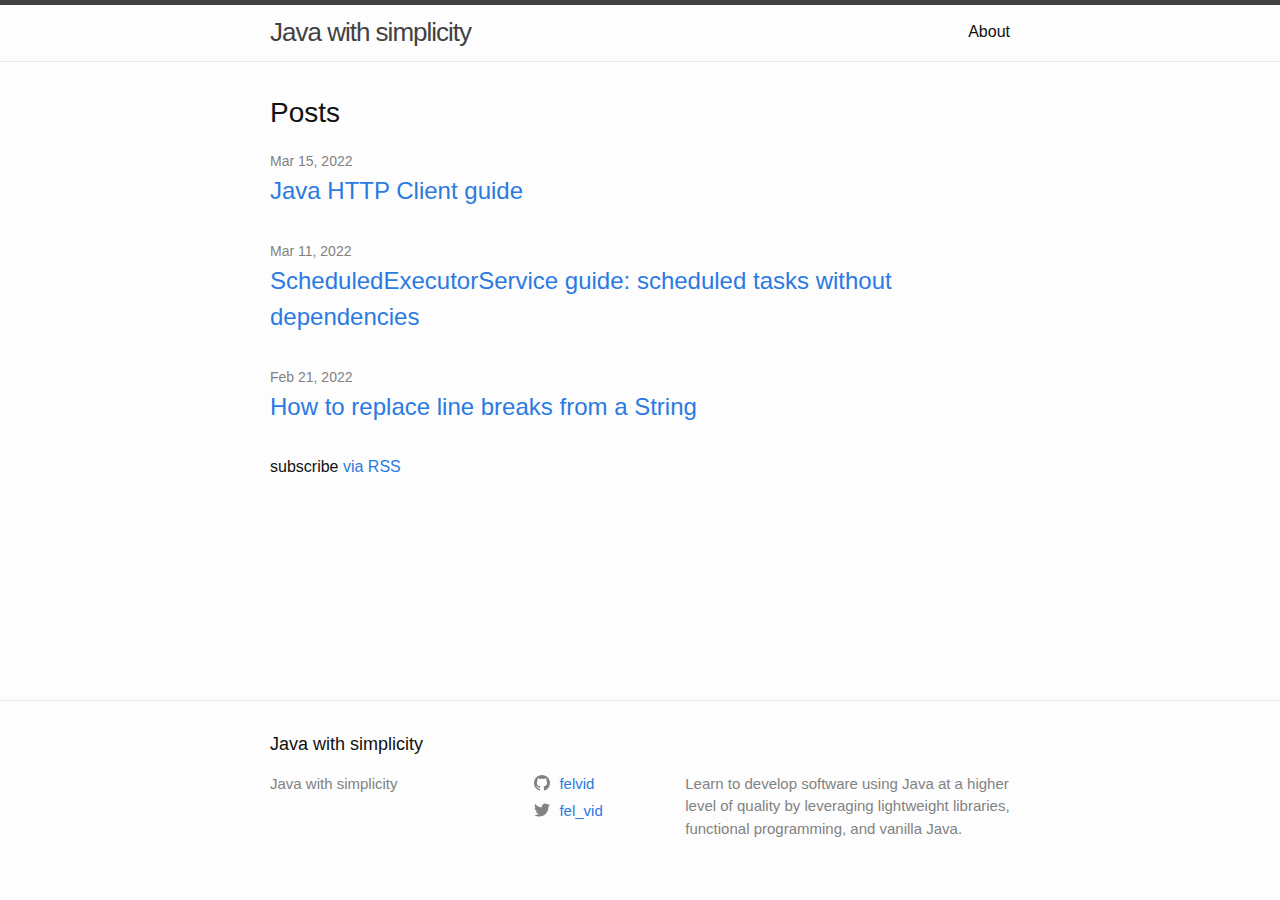
<file: index.html>
<!DOCTYPE html>
<html lang="en"><head>
  <meta charset="utf-8">
  <meta http-equiv="X-UA-Compatible" content="IE=edge">
  <meta name="viewport" content="width=device-width, initial-scale=1"><!-- Begin Jekyll SEO tag v2.8.0 -->
<title>Java with simplicity | Learn to develop software using Java at a higher level of quality by leveraging lightweight libraries, functional programming, and vanilla Java.</title>
<meta name="generator" content="Jekyll v4.2.1" />
<meta property="og:title" content="Java with simplicity" />
<meta property="og:locale" content="en_US" />
<meta name="description" content="Learn to develop software using Java at a higher level of quality by leveraging lightweight libraries, functional programming, and vanilla Java." />
<meta property="og:description" content="Learn to develop software using Java at a higher level of quality by leveraging lightweight libraries, functional programming, and vanilla Java." />
<link rel="canonical" href="https://javawithsimplicity.github.io/" />
<meta property="og:url" content="https://javawithsimplicity.github.io/" />
<meta property="og:site_name" content="Java with simplicity" />
<meta property="og:type" content="website" />
<meta name="twitter:card" content="summary" />
<meta property="twitter:title" content="Java with simplicity" />
<script type="application/ld+json">
{"@context":"https://schema.org","@type":"WebSite","description":"Learn to develop software using Java at a higher level of quality by leveraging lightweight libraries, functional programming, and vanilla Java.","headline":"Java with simplicity","name":"Java with simplicity","url":"https://javawithsimplicity.github.io/"}</script>
<!-- End Jekyll SEO tag -->
<link rel="stylesheet" href="/assets/main.css"><link type="application/atom+xml" rel="alternate" href="https://javawithsimplicity.github.io/feed.xml" title="Java with simplicity" /></head>
<body><header class="site-header" role="banner">

  <div class="wrapper"><a class="site-title" rel="author" href="/">Java with simplicity</a><nav class="site-nav">
        <input type="checkbox" id="nav-trigger" class="nav-trigger" />
        <label for="nav-trigger">
          <span class="menu-icon">
            <svg viewBox="0 0 18 15" width="18px" height="15px">
              <path d="M18,1.484c0,0.82-0.665,1.484-1.484,1.484H1.484C0.665,2.969,0,2.304,0,1.484l0,0C0,0.665,0.665,0,1.484,0 h15.032C17.335,0,18,0.665,18,1.484L18,1.484z M18,7.516C18,8.335,17.335,9,16.516,9H1.484C0.665,9,0,8.335,0,7.516l0,0 c0-0.82,0.665-1.484,1.484-1.484h15.032C17.335,6.031,18,6.696,18,7.516L18,7.516z M18,13.516C18,14.335,17.335,15,16.516,15H1.484 C0.665,15,0,14.335,0,13.516l0,0c0-0.82,0.665-1.483,1.484-1.483h15.032C17.335,12.031,18,12.695,18,13.516L18,13.516z"/>
            </svg>
          </span>
        </label>

        <div class="trigger"><a class="page-link" href="/about/">About</a></div>
      </nav></div>
</header>
<main class="page-content" aria-label="Content">
      <div class="wrapper">
        <div class="home">
<h2 class="post-list-heading">Posts</h2>
    <ul class="post-list"><li><span class="post-meta">Mar 15, 2022</span>
        <h3>
          <a class="post-link" href="/java-http-client-guide">
            Java HTTP Client guide
          </a>
        </h3></li><li><span class="post-meta">Mar 11, 2022</span>
        <h3>
          <a class="post-link" href="/scheduledexecutorservice-guide">
            ScheduledExecutorService guide: scheduled tasks without dependencies
          </a>
        </h3></li><li><span class="post-meta">Feb 21, 2022</span>
        <h3>
          <a class="post-link" href="/how-to-replace-line-breaks-from-a-string">
            How to replace line breaks from a String
          </a>
        </h3></li></ul>

    <p class="rss-subscribe">subscribe <a href="/feed.xml">via RSS</a></p></div>

      </div>
    </main><footer class="site-footer h-card">
  <data class="u-url" href="/"></data>

  <div class="wrapper">

    <h2 class="footer-heading">Java with simplicity</h2>

    <div class="footer-col-wrapper">
      <div class="footer-col footer-col-1">
        <ul class="contact-list">
          <li class="p-name">Java with simplicity</li></ul>
      </div>

      <div class="footer-col footer-col-2"><ul class="social-media-list"><li><a href="https://github.com/felvid"><svg class="svg-icon"><use xlink:href="/assets/minima-social-icons.svg#github"></use></svg> <span class="username">felvid</span></a></li><li><a href="https://www.twitter.com/fel_vid"><svg class="svg-icon"><use xlink:href="/assets/minima-social-icons.svg#twitter"></use></svg> <span class="username">fel_vid</span></a></li></ul>
</div>

      <div class="footer-col footer-col-3">
        <p>Learn to develop software using Java at a higher level of quality by leveraging lightweight libraries, functional programming, and vanilla Java.</p>
      </div>
    </div>

  </div>

</footer>
</body>

</html>
</file>
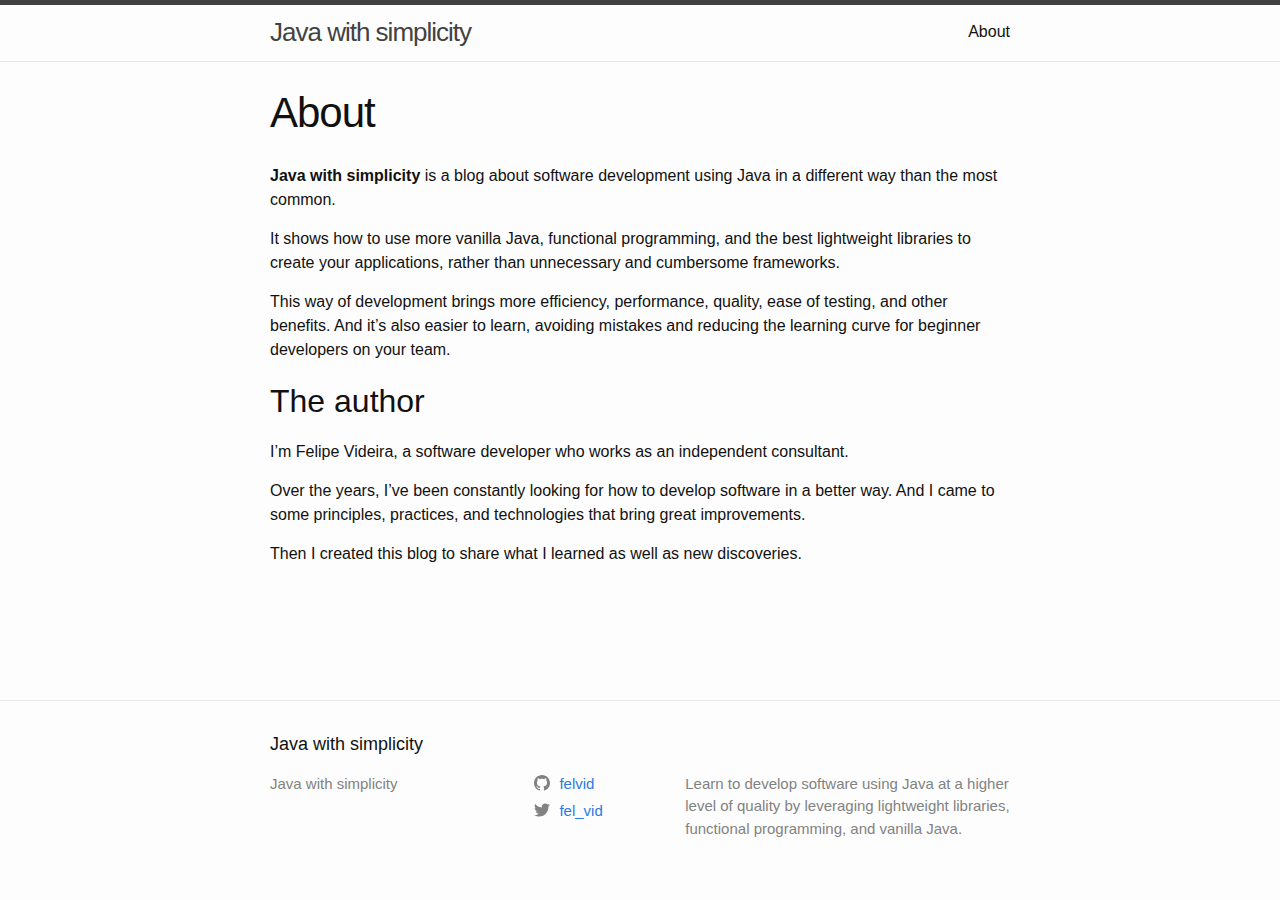
<file: about/index.html>
<!DOCTYPE html>
<html lang="en"><head>
  <meta charset="utf-8">
  <meta http-equiv="X-UA-Compatible" content="IE=edge">
  <meta name="viewport" content="width=device-width, initial-scale=1"><!-- Begin Jekyll SEO tag v2.8.0 -->
<title>About | Java with simplicity</title>
<meta name="generator" content="Jekyll v4.2.1" />
<meta property="og:title" content="About" />
<meta property="og:locale" content="en_US" />
<meta name="description" content="Learn to develop software using Java at a higher level of quality by leveraging lightweight libraries, functional programming, and vanilla Java." />
<meta property="og:description" content="Learn to develop software using Java at a higher level of quality by leveraging lightweight libraries, functional programming, and vanilla Java." />
<link rel="canonical" href="https://javawithsimplicity.github.io/about/" />
<meta property="og:url" content="https://javawithsimplicity.github.io/about/" />
<meta property="og:site_name" content="Java with simplicity" />
<meta property="og:type" content="website" />
<meta name="twitter:card" content="summary" />
<meta property="twitter:title" content="About" />
<script type="application/ld+json">
{"@context":"https://schema.org","@type":"WebSite","description":"Learn to develop software using Java at a higher level of quality by leveraging lightweight libraries, functional programming, and vanilla Java.","headline":"About","name":"Java with simplicity","url":"https://javawithsimplicity.github.io/about/"}</script>
<!-- End Jekyll SEO tag -->
<link rel="stylesheet" href="/assets/main.css"><link type="application/atom+xml" rel="alternate" href="https://javawithsimplicity.github.io/feed.xml" title="Java with simplicity" /></head>
<body><header class="site-header" role="banner">

  <div class="wrapper"><a class="site-title" rel="author" href="/">Java with simplicity</a><nav class="site-nav">
        <input type="checkbox" id="nav-trigger" class="nav-trigger" />
        <label for="nav-trigger">
          <span class="menu-icon">
            <svg viewBox="0 0 18 15" width="18px" height="15px">
              <path d="M18,1.484c0,0.82-0.665,1.484-1.484,1.484H1.484C0.665,2.969,0,2.304,0,1.484l0,0C0,0.665,0.665,0,1.484,0 h15.032C17.335,0,18,0.665,18,1.484L18,1.484z M18,7.516C18,8.335,17.335,9,16.516,9H1.484C0.665,9,0,8.335,0,7.516l0,0 c0-0.82,0.665-1.484,1.484-1.484h15.032C17.335,6.031,18,6.696,18,7.516L18,7.516z M18,13.516C18,14.335,17.335,15,16.516,15H1.484 C0.665,15,0,14.335,0,13.516l0,0c0-0.82,0.665-1.483,1.484-1.483h15.032C17.335,12.031,18,12.695,18,13.516L18,13.516z"/>
            </svg>
          </span>
        </label>

        <div class="trigger"><a class="page-link" href="/about/">About</a></div>
      </nav></div>
</header>
<main class="page-content" aria-label="Content">
      <div class="wrapper">
        <article class="post">

  <header class="post-header">
    <h1 class="post-title">About</h1>
  </header>

  <div class="post-content">
    <p><strong>Java with simplicity</strong> is a blog about software development using Java in a different way than the most common.</p>

<p>It shows how to use more vanilla Java, functional programming, and the best lightweight libraries to create your applications, rather than unnecessary and cumbersome frameworks.</p>

<p>This way of development brings more efficiency, performance, quality, ease of testing, and other benefits. And it’s also easier to learn, avoiding mistakes and reducing the learning curve for beginner developers on your team.</p>

<h2 id="the-author">The author</h2>

<p>I’m Felipe Videira, a software developer who works as an independent consultant.</p>

<p>Over the years, I’ve been constantly looking for how to develop software in a better way. And I came to some principles, practices, and technologies that bring great improvements.</p>

<p>Then I created this blog to share what I learned as well as new discoveries.</p>

  </div>

</article>

      </div>
    </main><footer class="site-footer h-card">
  <data class="u-url" href="/"></data>

  <div class="wrapper">

    <h2 class="footer-heading">Java with simplicity</h2>

    <div class="footer-col-wrapper">
      <div class="footer-col footer-col-1">
        <ul class="contact-list">
          <li class="p-name">Java with simplicity</li></ul>
      </div>

      <div class="footer-col footer-col-2"><ul class="social-media-list"><li><a href="https://github.com/felvid"><svg class="svg-icon"><use xlink:href="/assets/minima-social-icons.svg#github"></use></svg> <span class="username">felvid</span></a></li><li><a href="https://www.twitter.com/fel_vid"><svg class="svg-icon"><use xlink:href="/assets/minima-social-icons.svg#twitter"></use></svg> <span class="username">fel_vid</span></a></li></ul>
</div>

      <div class="footer-col footer-col-3">
        <p>Learn to develop software using Java at a higher level of quality by leveraging lightweight libraries, functional programming, and vanilla Java.</p>
      </div>
    </div>

  </div>

</footer>
</body>

</html>
</file>
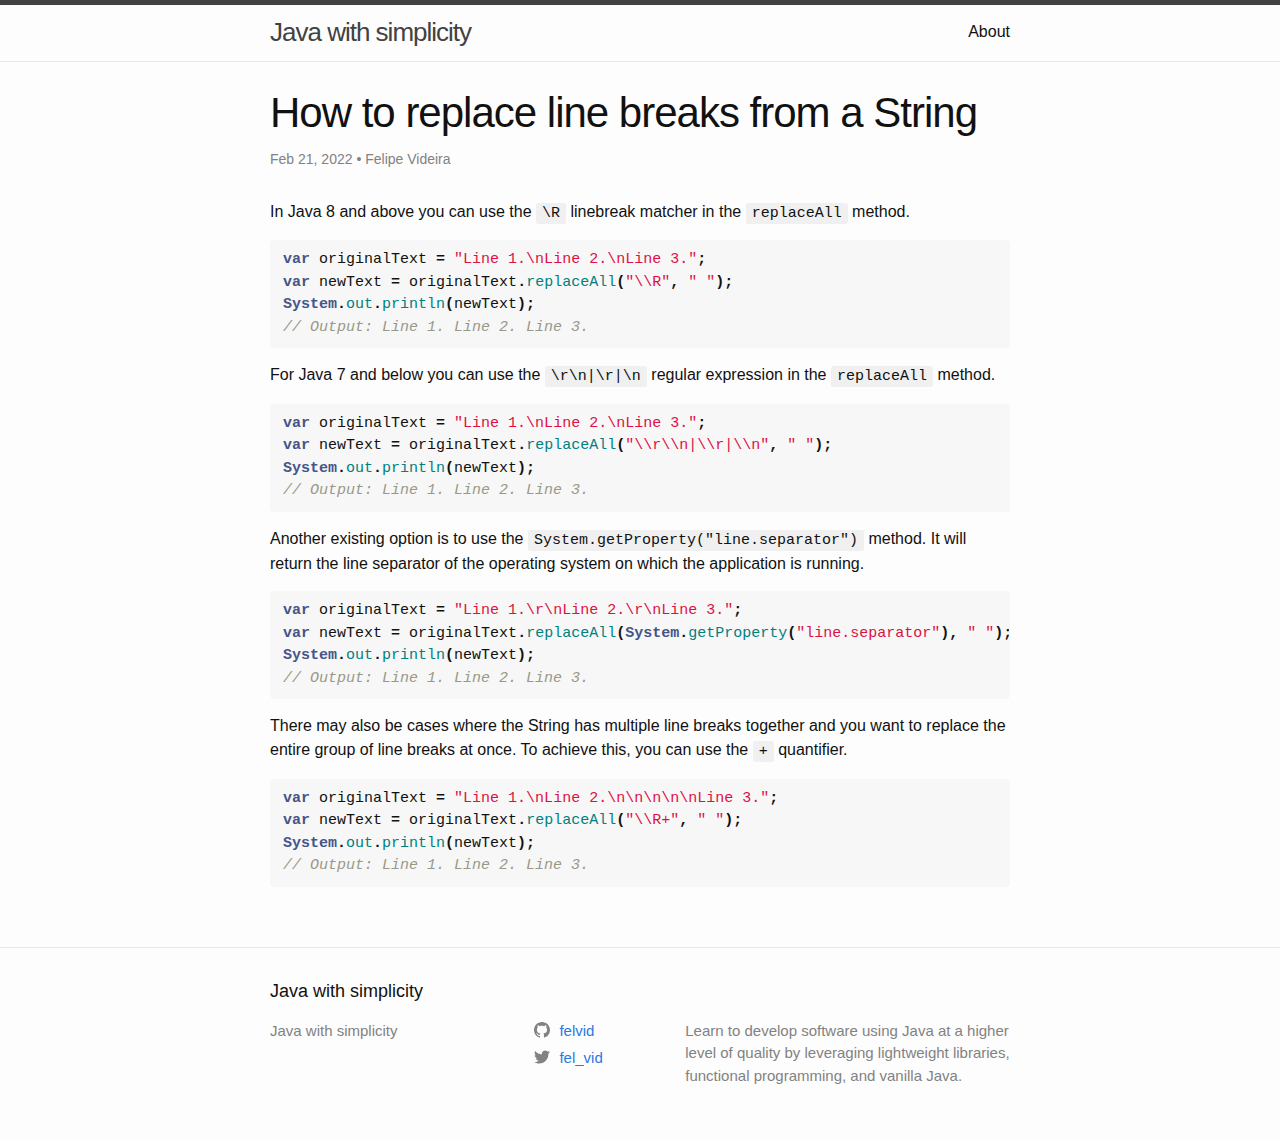
<file: how-to-replace-line-breaks-from-a-string.html>
<!DOCTYPE html>
<html lang="en"><head>
  <meta charset="utf-8">
  <meta http-equiv="X-UA-Compatible" content="IE=edge">
  <meta name="viewport" content="width=device-width, initial-scale=1"><!-- Begin Jekyll SEO tag v2.8.0 -->
<title>How to replace line breaks from a String | Java with simplicity</title>
<meta name="generator" content="Jekyll v4.2.1" />
<meta property="og:title" content="How to replace line breaks from a String" />
<meta name="author" content="Felipe Videira" />
<meta property="og:locale" content="en_US" />
<meta name="description" content="Learn ways to replace line breaks." />
<meta property="og:description" content="Learn ways to replace line breaks." />
<link rel="canonical" href="https://javawithsimplicity.github.io/how-to-replace-line-breaks-from-a-string" />
<meta property="og:url" content="https://javawithsimplicity.github.io/how-to-replace-line-breaks-from-a-string" />
<meta property="og:site_name" content="Java with simplicity" />
<meta property="og:type" content="article" />
<meta property="article:published_time" content="2022-02-21T09:00:00-03:00" />
<meta name="twitter:card" content="summary" />
<meta property="twitter:title" content="How to replace line breaks from a String" />
<script type="application/ld+json">
{"@context":"https://schema.org","@type":"BlogPosting","author":{"@type":"Person","name":"Felipe Videira"},"dateModified":"2022-02-21T09:00:00-03:00","datePublished":"2022-02-21T09:00:00-03:00","description":"Learn ways to replace line breaks.","headline":"How to replace line breaks from a String","mainEntityOfPage":{"@type":"WebPage","@id":"https://javawithsimplicity.github.io/how-to-replace-line-breaks-from-a-string"},"url":"https://javawithsimplicity.github.io/how-to-replace-line-breaks-from-a-string"}</script>
<!-- End Jekyll SEO tag -->
<link rel="stylesheet" href="/assets/main.css"><link type="application/atom+xml" rel="alternate" href="https://javawithsimplicity.github.io/feed.xml" title="Java with simplicity" /></head>
<body><header class="site-header" role="banner">

  <div class="wrapper"><a class="site-title" rel="author" href="/">Java with simplicity</a><nav class="site-nav">
        <input type="checkbox" id="nav-trigger" class="nav-trigger" />
        <label for="nav-trigger">
          <span class="menu-icon">
            <svg viewBox="0 0 18 15" width="18px" height="15px">
              <path d="M18,1.484c0,0.82-0.665,1.484-1.484,1.484H1.484C0.665,2.969,0,2.304,0,1.484l0,0C0,0.665,0.665,0,1.484,0 h15.032C17.335,0,18,0.665,18,1.484L18,1.484z M18,7.516C18,8.335,17.335,9,16.516,9H1.484C0.665,9,0,8.335,0,7.516l0,0 c0-0.82,0.665-1.484,1.484-1.484h15.032C17.335,6.031,18,6.696,18,7.516L18,7.516z M18,13.516C18,14.335,17.335,15,16.516,15H1.484 C0.665,15,0,14.335,0,13.516l0,0c0-0.82,0.665-1.483,1.484-1.483h15.032C17.335,12.031,18,12.695,18,13.516L18,13.516z"/>
            </svg>
          </span>
        </label>

        <div class="trigger"><a class="page-link" href="/about/">About</a></div>
      </nav></div>
</header>
<main class="page-content" aria-label="Content">
      <div class="wrapper">
        <article class="post h-entry" itemscope itemtype="http://schema.org/BlogPosting">

  <header class="post-header">
    <h1 class="post-title p-name" itemprop="name headline">How to replace line breaks from a String</h1>
    <p class="post-meta">
      <time class="dt-published" datetime="2022-02-21T09:00:00-03:00" itemprop="datePublished">Feb 21, 2022
      </time>• <span itemprop="author" itemscope itemtype="http://schema.org/Person"><span class="p-author h-card" itemprop="name">Felipe Videira</span></span></p>
  </header>

  <div class="post-content e-content" itemprop="articleBody">
    <p>In Java 8 and above you can use the <code class="language-plaintext highlighter-rouge">\R</code> linebreak matcher in the <code class="language-plaintext highlighter-rouge">replaceAll</code> method.</p>

<figure class="highlight"><pre><code class="language-java" data-lang="java"><span class="kt">var</span> <span class="n">originalText</span> <span class="o">=</span> <span class="s">"Line 1.\nLine 2.\nLine 3."</span><span class="o">;</span>
<span class="kt">var</span> <span class="n">newText</span> <span class="o">=</span> <span class="n">originalText</span><span class="o">.</span><span class="na">replaceAll</span><span class="o">(</span><span class="s">"\\R"</span><span class="o">,</span> <span class="s">" "</span><span class="o">);</span>
<span class="nc">System</span><span class="o">.</span><span class="na">out</span><span class="o">.</span><span class="na">println</span><span class="o">(</span><span class="n">newText</span><span class="o">);</span>
<span class="c1">// Output: Line 1. Line 2. Line 3.</span></code></pre></figure>

<p>For Java 7 and below you can use the <code class="language-plaintext highlighter-rouge">\r\n|\r|\n</code> regular expression in the <code class="language-plaintext highlighter-rouge">replaceAll</code> method.</p>

<figure class="highlight"><pre><code class="language-java" data-lang="java"><span class="kt">var</span> <span class="n">originalText</span> <span class="o">=</span> <span class="s">"Line 1.\nLine 2.\nLine 3."</span><span class="o">;</span>
<span class="kt">var</span> <span class="n">newText</span> <span class="o">=</span> <span class="n">originalText</span><span class="o">.</span><span class="na">replaceAll</span><span class="o">(</span><span class="s">"\\r\\n|\\r|\\n"</span><span class="o">,</span> <span class="s">" "</span><span class="o">);</span>
<span class="nc">System</span><span class="o">.</span><span class="na">out</span><span class="o">.</span><span class="na">println</span><span class="o">(</span><span class="n">newText</span><span class="o">);</span>
<span class="c1">// Output: Line 1. Line 2. Line 3.</span></code></pre></figure>

<p>Another existing option is to use the <code class="language-plaintext highlighter-rouge">System.getProperty("line.separator")</code> method. It will return the line separator of the operating system on which the application is running.</p>

<figure class="highlight"><pre><code class="language-java" data-lang="java"><span class="kt">var</span> <span class="n">originalText</span> <span class="o">=</span> <span class="s">"Line 1.\r\nLine 2.\r\nLine 3."</span><span class="o">;</span>
<span class="kt">var</span> <span class="n">newText</span> <span class="o">=</span> <span class="n">originalText</span><span class="o">.</span><span class="na">replaceAll</span><span class="o">(</span><span class="nc">System</span><span class="o">.</span><span class="na">getProperty</span><span class="o">(</span><span class="s">"line.separator"</span><span class="o">),</span> <span class="s">" "</span><span class="o">);</span>
<span class="nc">System</span><span class="o">.</span><span class="na">out</span><span class="o">.</span><span class="na">println</span><span class="o">(</span><span class="n">newText</span><span class="o">);</span>
<span class="c1">// Output: Line 1. Line 2. Line 3.</span></code></pre></figure>

<p>There may also be cases where the String has multiple line breaks together and you want to replace the entire group of line breaks at once. To achieve this, you can use the <code class="language-plaintext highlighter-rouge">+</code> quantifier.</p>

<figure class="highlight"><pre><code class="language-java" data-lang="java"><span class="kt">var</span> <span class="n">originalText</span> <span class="o">=</span> <span class="s">"Line 1.\nLine 2.\n\n\n\n\nLine 3."</span><span class="o">;</span>
<span class="kt">var</span> <span class="n">newText</span> <span class="o">=</span> <span class="n">originalText</span><span class="o">.</span><span class="na">replaceAll</span><span class="o">(</span><span class="s">"\\R+"</span><span class="o">,</span> <span class="s">" "</span><span class="o">);</span>
<span class="nc">System</span><span class="o">.</span><span class="na">out</span><span class="o">.</span><span class="na">println</span><span class="o">(</span><span class="n">newText</span><span class="o">);</span>
<span class="c1">// Output: Line 1. Line 2. Line 3.</span></code></pre></figure>


  </div><a class="u-url" href="/how-to-replace-line-breaks-from-a-string" hidden></a>
</article>

      </div>
    </main><footer class="site-footer h-card">
  <data class="u-url" href="/"></data>

  <div class="wrapper">

    <h2 class="footer-heading">Java with simplicity</h2>

    <div class="footer-col-wrapper">
      <div class="footer-col footer-col-1">
        <ul class="contact-list">
          <li class="p-name">Java with simplicity</li></ul>
      </div>

      <div class="footer-col footer-col-2"><ul class="social-media-list"><li><a href="https://github.com/felvid"><svg class="svg-icon"><use xlink:href="/assets/minima-social-icons.svg#github"></use></svg> <span class="username">felvid</span></a></li><li><a href="https://www.twitter.com/fel_vid"><svg class="svg-icon"><use xlink:href="/assets/minima-social-icons.svg#twitter"></use></svg> <span class="username">fel_vid</span></a></li></ul>
</div>

      <div class="footer-col footer-col-3">
        <p>Learn to develop software using Java at a higher level of quality by leveraging lightweight libraries, functional programming, and vanilla Java.</p>
      </div>
    </div>

  </div>

</footer>
</body>

</html>
</file>
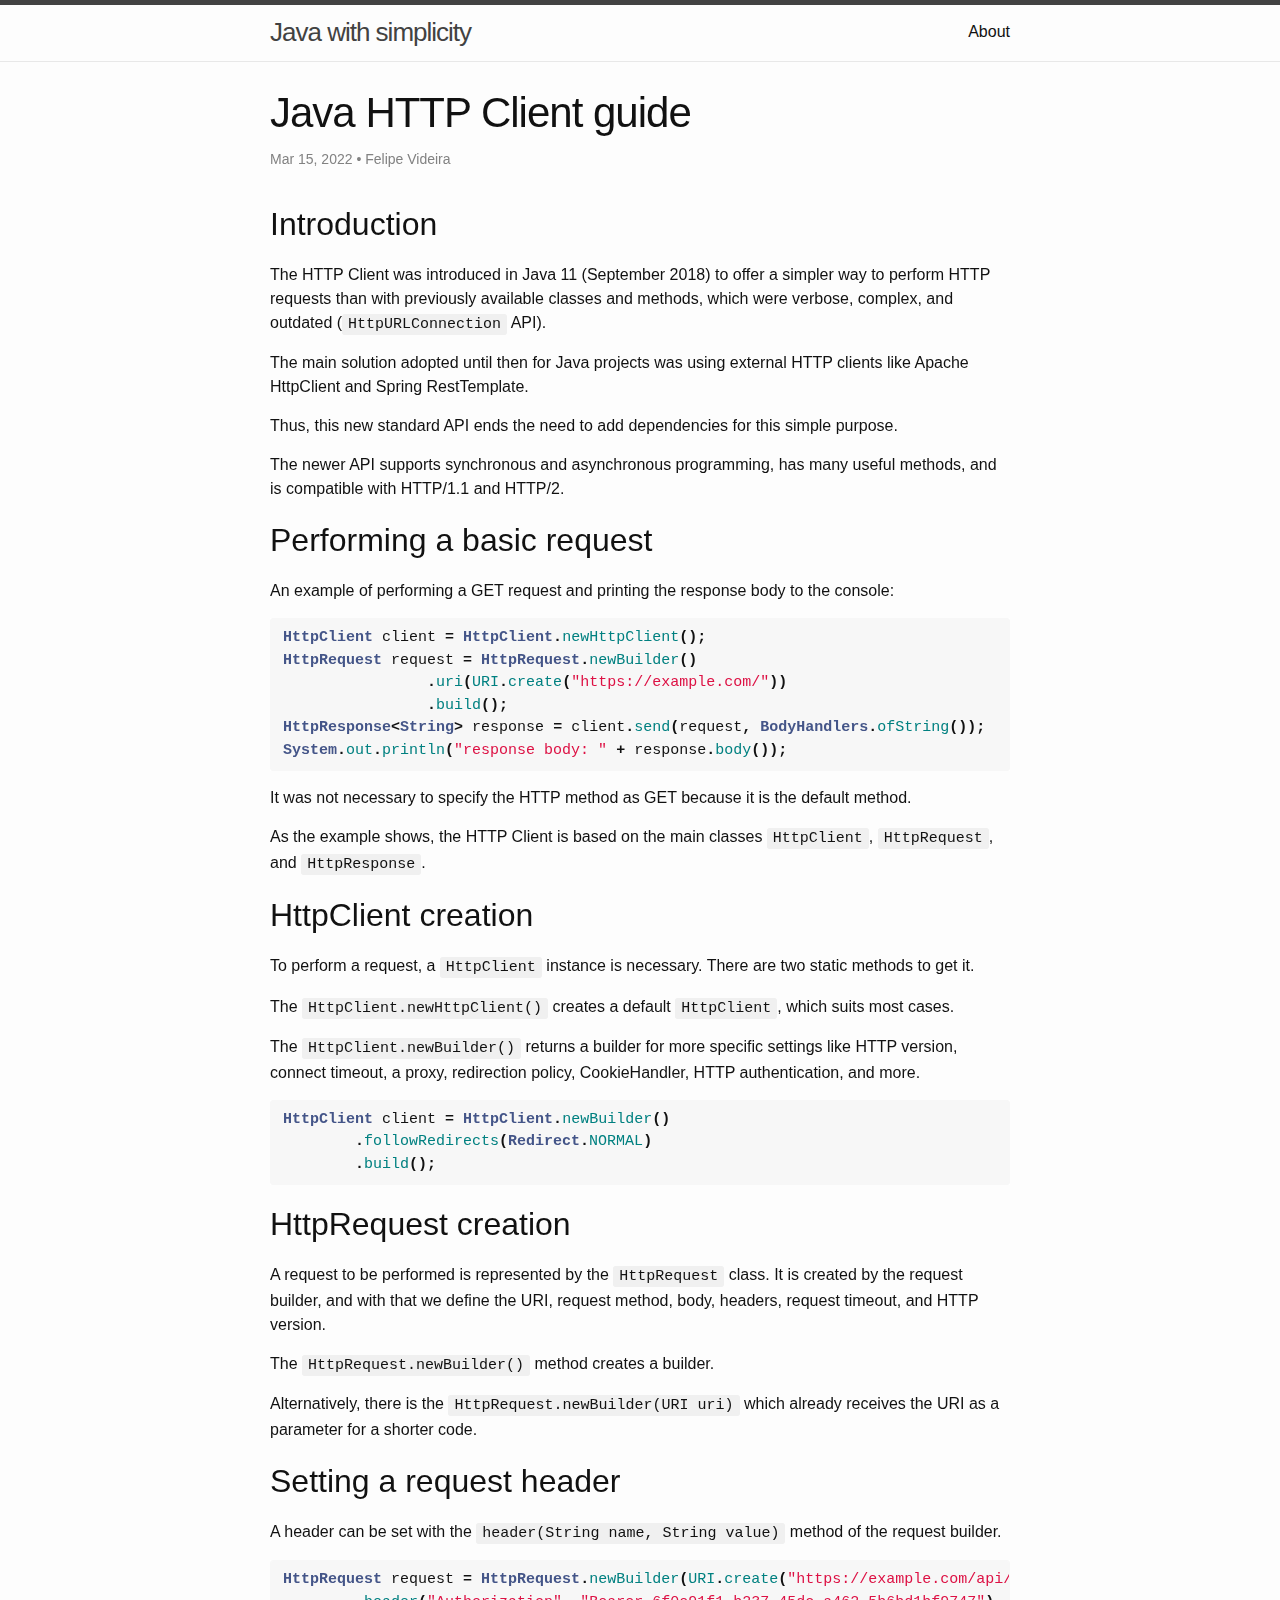
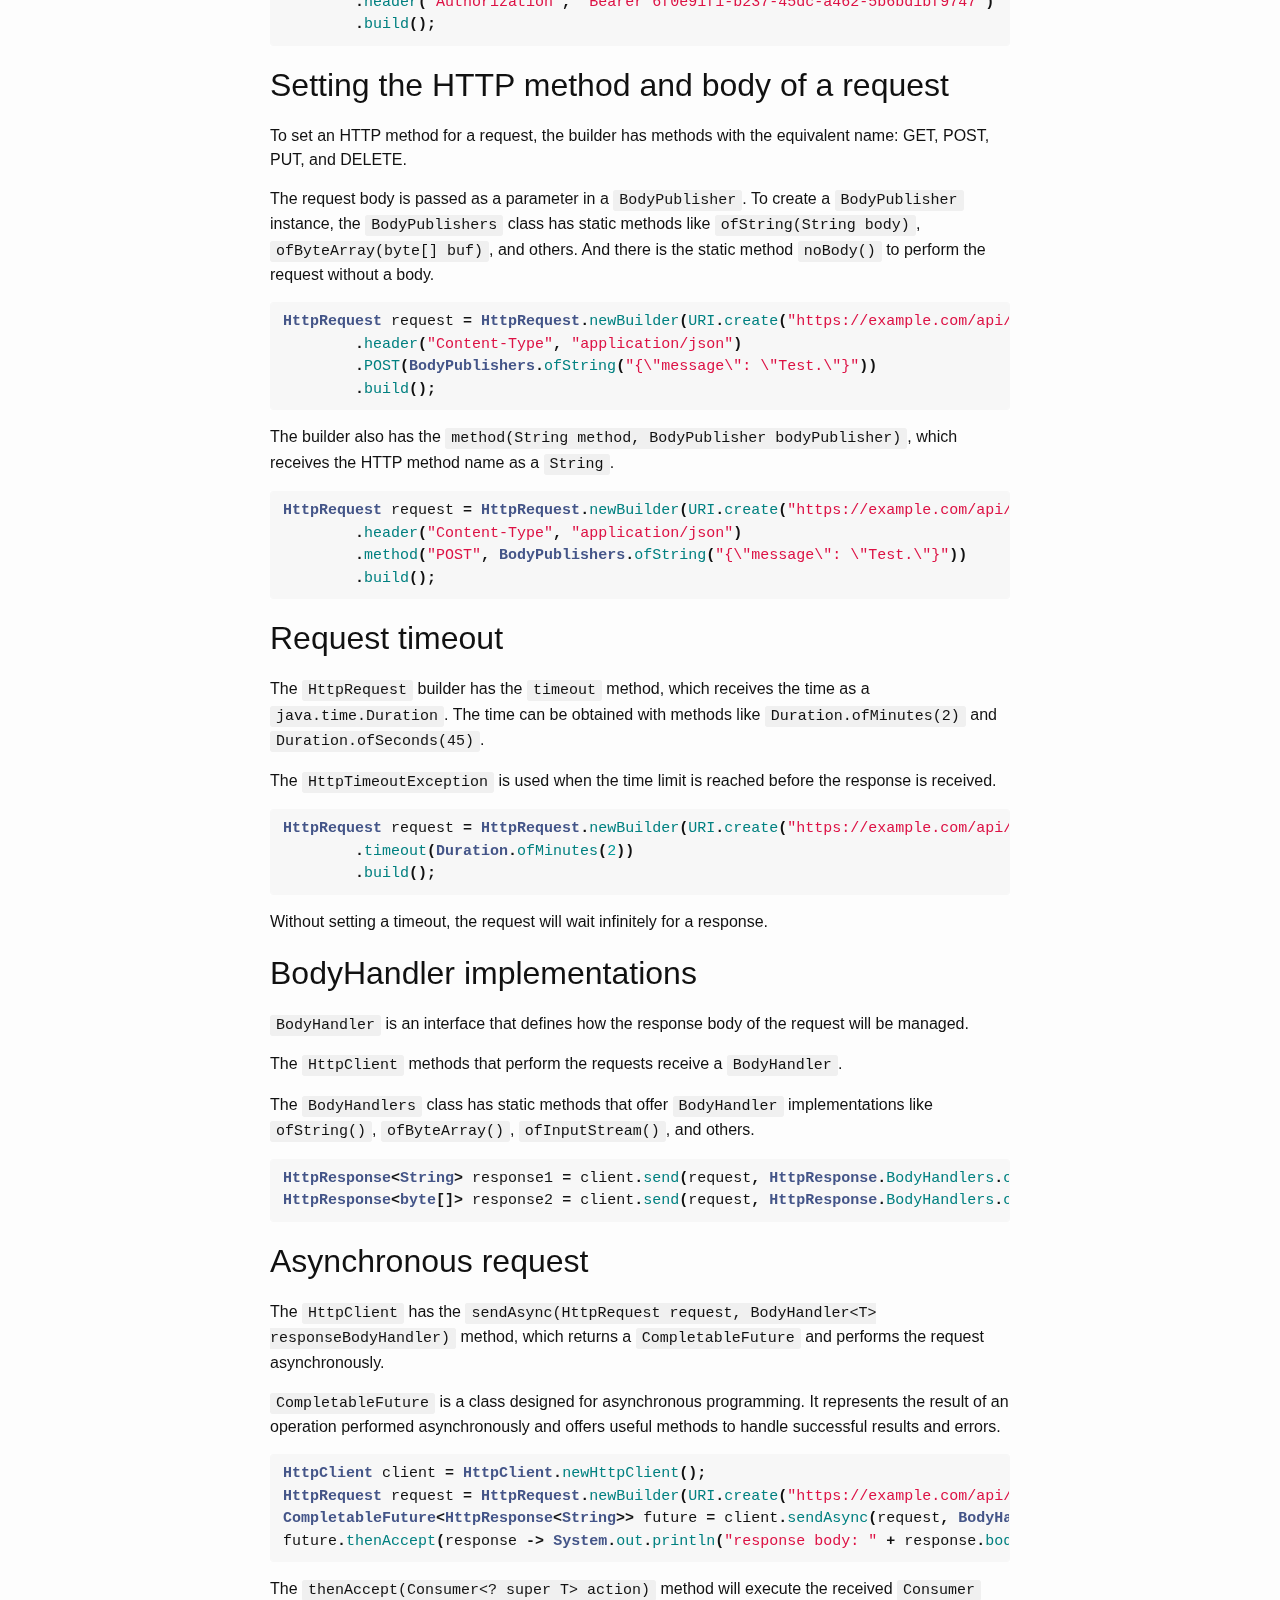
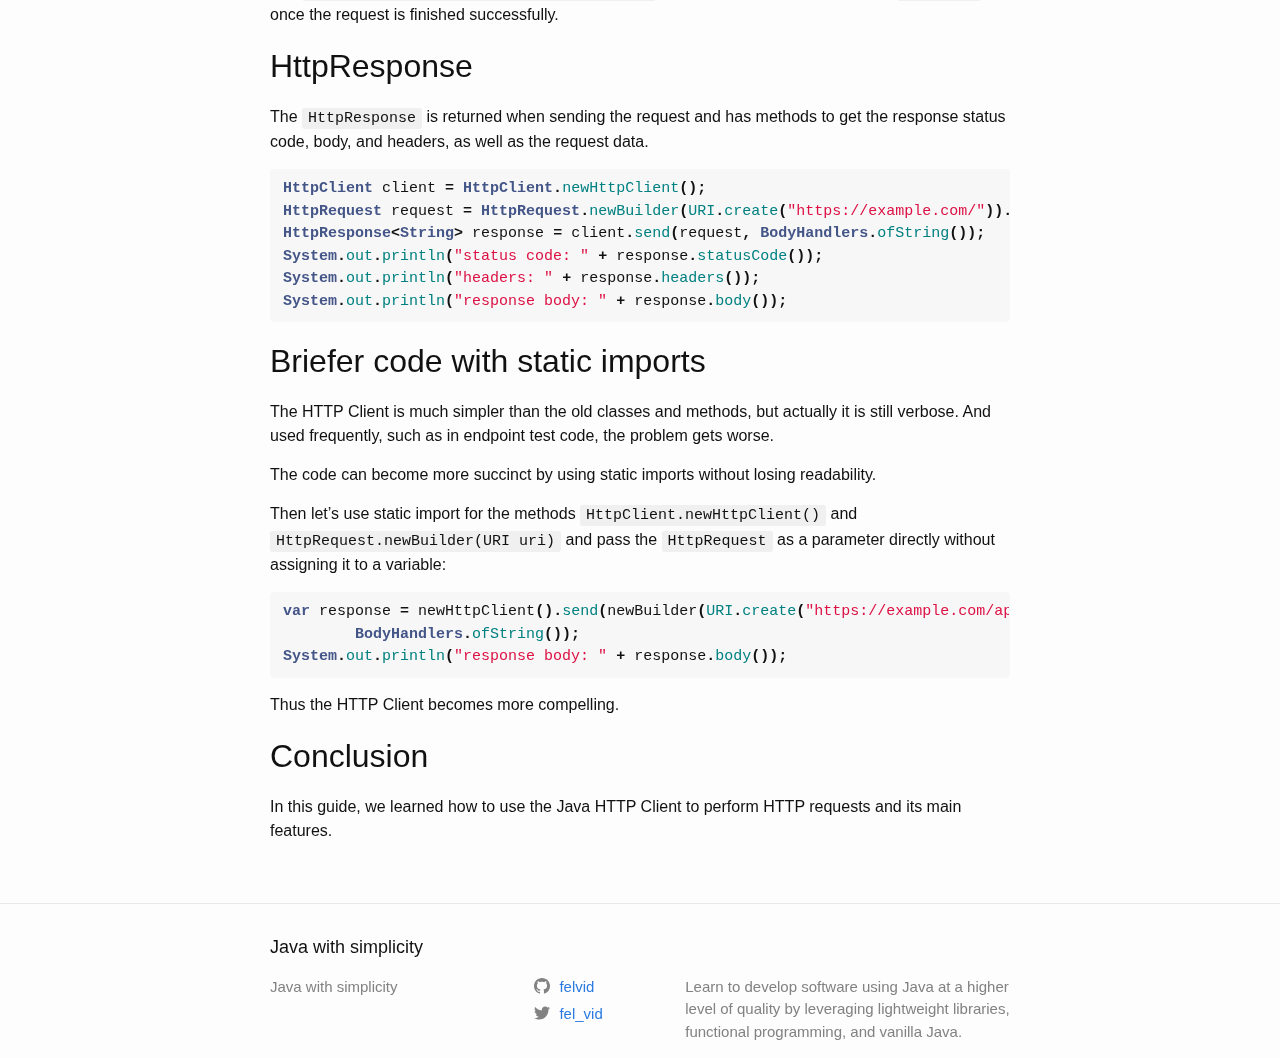
<file: java-http-client-guide.html>
<!DOCTYPE html>
<html lang="en"><head>
  <meta charset="utf-8">
  <meta http-equiv="X-UA-Compatible" content="IE=edge">
  <meta name="viewport" content="width=device-width, initial-scale=1"><!-- Begin Jekyll SEO tag v2.8.0 -->
<title>Java HTTP Client guide | Java with simplicity</title>
<meta name="generator" content="Jekyll v4.2.1" />
<meta property="og:title" content="Java HTTP Client guide" />
<meta name="author" content="Felipe Videira" />
<meta property="og:locale" content="en_US" />
<meta name="description" content="Learn to use the HTTP Client introduced in Java 11." />
<meta property="og:description" content="Learn to use the HTTP Client introduced in Java 11." />
<link rel="canonical" href="https://javawithsimplicity.github.io/java-http-client-guide" />
<meta property="og:url" content="https://javawithsimplicity.github.io/java-http-client-guide" />
<meta property="og:site_name" content="Java with simplicity" />
<meta property="og:type" content="article" />
<meta property="article:published_time" content="2022-03-15T09:00:00-03:00" />
<meta name="twitter:card" content="summary" />
<meta property="twitter:title" content="Java HTTP Client guide" />
<script type="application/ld+json">
{"@context":"https://schema.org","@type":"BlogPosting","author":{"@type":"Person","name":"Felipe Videira"},"dateModified":"2022-03-15T09:00:00-03:00","datePublished":"2022-03-15T09:00:00-03:00","description":"Learn to use the HTTP Client introduced in Java 11.","headline":"Java HTTP Client guide","mainEntityOfPage":{"@type":"WebPage","@id":"https://javawithsimplicity.github.io/java-http-client-guide"},"url":"https://javawithsimplicity.github.io/java-http-client-guide"}</script>
<!-- End Jekyll SEO tag -->
<link rel="stylesheet" href="/assets/main.css"><link type="application/atom+xml" rel="alternate" href="https://javawithsimplicity.github.io/feed.xml" title="Java with simplicity" /></head>
<body><header class="site-header" role="banner">

  <div class="wrapper"><a class="site-title" rel="author" href="/">Java with simplicity</a><nav class="site-nav">
        <input type="checkbox" id="nav-trigger" class="nav-trigger" />
        <label for="nav-trigger">
          <span class="menu-icon">
            <svg viewBox="0 0 18 15" width="18px" height="15px">
              <path d="M18,1.484c0,0.82-0.665,1.484-1.484,1.484H1.484C0.665,2.969,0,2.304,0,1.484l0,0C0,0.665,0.665,0,1.484,0 h15.032C17.335,0,18,0.665,18,1.484L18,1.484z M18,7.516C18,8.335,17.335,9,16.516,9H1.484C0.665,9,0,8.335,0,7.516l0,0 c0-0.82,0.665-1.484,1.484-1.484h15.032C17.335,6.031,18,6.696,18,7.516L18,7.516z M18,13.516C18,14.335,17.335,15,16.516,15H1.484 C0.665,15,0,14.335,0,13.516l0,0c0-0.82,0.665-1.483,1.484-1.483h15.032C17.335,12.031,18,12.695,18,13.516L18,13.516z"/>
            </svg>
          </span>
        </label>

        <div class="trigger"><a class="page-link" href="/about/">About</a></div>
      </nav></div>
</header>
<main class="page-content" aria-label="Content">
      <div class="wrapper">
        <article class="post h-entry" itemscope itemtype="http://schema.org/BlogPosting">

  <header class="post-header">
    <h1 class="post-title p-name" itemprop="name headline">Java HTTP Client guide</h1>
    <p class="post-meta">
      <time class="dt-published" datetime="2022-03-15T09:00:00-03:00" itemprop="datePublished">Mar 15, 2022
      </time>• <span itemprop="author" itemscope itemtype="http://schema.org/Person"><span class="p-author h-card" itemprop="name">Felipe Videira</span></span></p>
  </header>

  <div class="post-content e-content" itemprop="articleBody">
    <h2 id="introduction">Introduction</h2>

<p>The HTTP Client was introduced in Java 11 (September 2018) to offer a simpler way to perform HTTP requests than with previously available classes and methods, which were verbose, complex, and outdated (<code class="language-plaintext highlighter-rouge">HttpURLConnection</code> API).</p>

<p>The main solution adopted until then for Java projects was using external HTTP clients like Apache HttpClient and Spring RestTemplate.</p>

<p>Thus, this new standard API ends the need to add dependencies for this simple purpose.</p>

<p>The newer API supports synchronous and asynchronous programming, has many useful methods, and is compatible with HTTP/1.1 and HTTP/2.</p>

<h2 id="performing-a-basic-request">Performing a basic request</h2>

<p>An example of performing a GET request and printing the response body to the console:</p>

<figure class="highlight"><pre><code class="language-java" data-lang="java"><span class="nc">HttpClient</span> <span class="n">client</span> <span class="o">=</span> <span class="nc">HttpClient</span><span class="o">.</span><span class="na">newHttpClient</span><span class="o">();</span>
<span class="nc">HttpRequest</span> <span class="n">request</span> <span class="o">=</span> <span class="nc">HttpRequest</span><span class="o">.</span><span class="na">newBuilder</span><span class="o">()</span>
                <span class="o">.</span><span class="na">uri</span><span class="o">(</span><span class="no">URI</span><span class="o">.</span><span class="na">create</span><span class="o">(</span><span class="s">"https://example.com/"</span><span class="o">))</span>
                <span class="o">.</span><span class="na">build</span><span class="o">();</span>
<span class="nc">HttpResponse</span><span class="o">&lt;</span><span class="nc">String</span><span class="o">&gt;</span> <span class="n">response</span> <span class="o">=</span> <span class="n">client</span><span class="o">.</span><span class="na">send</span><span class="o">(</span><span class="n">request</span><span class="o">,</span> <span class="nc">BodyHandlers</span><span class="o">.</span><span class="na">ofString</span><span class="o">());</span>
<span class="nc">System</span><span class="o">.</span><span class="na">out</span><span class="o">.</span><span class="na">println</span><span class="o">(</span><span class="s">"response body: "</span> <span class="o">+</span> <span class="n">response</span><span class="o">.</span><span class="na">body</span><span class="o">());</span></code></pre></figure>

<p>It was not necessary to specify the HTTP method as GET because it is the default method.</p>

<p>As the example shows, the HTTP Client is based on the main classes <code class="language-plaintext highlighter-rouge">HttpClient</code>, <code class="language-plaintext highlighter-rouge">HttpRequest</code>, and <code class="language-plaintext highlighter-rouge">HttpResponse</code>.</p>

<h2 id="httpclient-creation">HttpClient creation</h2>

<p>To perform a request, a <code class="language-plaintext highlighter-rouge">HttpClient</code> instance is necessary. There are two static methods to get it.</p>

<p>The <code class="language-plaintext highlighter-rouge">HttpClient.newHttpClient()</code> creates a default <code class="language-plaintext highlighter-rouge">HttpClient</code>, which suits most cases.</p>

<p>The <code class="language-plaintext highlighter-rouge">HttpClient.newBuilder()</code> returns a builder for more specific settings like HTTP version, connect timeout, a proxy, redirection policy, CookieHandler, HTTP authentication, and more.</p>

<figure class="highlight"><pre><code class="language-java" data-lang="java"><span class="nc">HttpClient</span> <span class="n">client</span> <span class="o">=</span> <span class="nc">HttpClient</span><span class="o">.</span><span class="na">newBuilder</span><span class="o">()</span>
        <span class="o">.</span><span class="na">followRedirects</span><span class="o">(</span><span class="nc">Redirect</span><span class="o">.</span><span class="na">NORMAL</span><span class="o">)</span>
        <span class="o">.</span><span class="na">build</span><span class="o">();</span></code></pre></figure>

<h2 id="httprequest-creation">HttpRequest creation</h2>

<p>A request to be performed is represented by the <code class="language-plaintext highlighter-rouge">HttpRequest</code> class. It is created by the request builder, and with that we define the URI, request method, body, headers, request timeout, and HTTP version.</p>

<p>The <code class="language-plaintext highlighter-rouge">HttpRequest.newBuilder()</code> method creates a builder.</p>

<p>Alternatively, there is the <code class="language-plaintext highlighter-rouge">HttpRequest.newBuilder(URI uri)</code> which already receives the URI as a parameter for a shorter code.</p>

<h2 id="setting-a-request-header">Setting a request header</h2>

<p>A header can be set with the <code class="language-plaintext highlighter-rouge">header(String name, String value)</code> method of the request builder.</p>

<figure class="highlight"><pre><code class="language-java" data-lang="java"><span class="nc">HttpRequest</span> <span class="n">request</span> <span class="o">=</span> <span class="nc">HttpRequest</span><span class="o">.</span><span class="na">newBuilder</span><span class="o">(</span><span class="no">URI</span><span class="o">.</span><span class="na">create</span><span class="o">(</span><span class="s">"https://example.com/api/products"</span><span class="o">))</span>
        <span class="o">.</span><span class="na">header</span><span class="o">(</span><span class="s">"Authorization"</span><span class="o">,</span> <span class="s">"Bearer 6f0e91f1-b237-45dc-a462-5b6bd1bf9747"</span><span class="o">)</span>
        <span class="o">.</span><span class="na">build</span><span class="o">();</span></code></pre></figure>

<h2 id="setting-the-http-method-and-body-of-a-request">Setting the HTTP method and body of a request</h2>

<p>To set an HTTP method for a request, the builder has methods with the equivalent name: GET, POST, PUT, and DELETE.</p>

<p>The request body is passed as a parameter in a <code class="language-plaintext highlighter-rouge">BodyPublisher</code>. To create a <code class="language-plaintext highlighter-rouge">BodyPublisher</code> instance, the <code class="language-plaintext highlighter-rouge">BodyPublishers</code> class has static methods like <code class="language-plaintext highlighter-rouge">ofString(String body)</code>, <code class="language-plaintext highlighter-rouge">ofByteArray(byte[] buf)</code>, and others. And there is the static method <code class="language-plaintext highlighter-rouge">noBody()</code> to perform the request without a body.</p>

<figure class="highlight"><pre><code class="language-java" data-lang="java"><span class="nc">HttpRequest</span> <span class="n">request</span> <span class="o">=</span> <span class="nc">HttpRequest</span><span class="o">.</span><span class="na">newBuilder</span><span class="o">(</span><span class="no">URI</span><span class="o">.</span><span class="na">create</span><span class="o">(</span><span class="s">"https://example.com/api/products"</span><span class="o">))</span>
        <span class="o">.</span><span class="na">header</span><span class="o">(</span><span class="s">"Content-Type"</span><span class="o">,</span> <span class="s">"application/json"</span><span class="o">)</span>
        <span class="o">.</span><span class="na">POST</span><span class="o">(</span><span class="nc">BodyPublishers</span><span class="o">.</span><span class="na">ofString</span><span class="o">(</span><span class="s">"{\"message\": \"Test.\"}"</span><span class="o">))</span>
        <span class="o">.</span><span class="na">build</span><span class="o">();</span></code></pre></figure>

<p>The builder also has the <code class="language-plaintext highlighter-rouge">method(String method, BodyPublisher bodyPublisher)</code>, which receives the HTTP method name as a <code class="language-plaintext highlighter-rouge">String</code>.</p>

<figure class="highlight"><pre><code class="language-java" data-lang="java"><span class="nc">HttpRequest</span> <span class="n">request</span> <span class="o">=</span> <span class="nc">HttpRequest</span><span class="o">.</span><span class="na">newBuilder</span><span class="o">(</span><span class="no">URI</span><span class="o">.</span><span class="na">create</span><span class="o">(</span><span class="s">"https://example.com/api/products/1"</span><span class="o">))</span>
        <span class="o">.</span><span class="na">header</span><span class="o">(</span><span class="s">"Content-Type"</span><span class="o">,</span> <span class="s">"application/json"</span><span class="o">)</span>
        <span class="o">.</span><span class="na">method</span><span class="o">(</span><span class="s">"POST"</span><span class="o">,</span> <span class="nc">BodyPublishers</span><span class="o">.</span><span class="na">ofString</span><span class="o">(</span><span class="s">"{\"message\": \"Test.\"}"</span><span class="o">))</span>
        <span class="o">.</span><span class="na">build</span><span class="o">();</span></code></pre></figure>

<h2 id="request-timeout">Request timeout</h2>

<p>The <code class="language-plaintext highlighter-rouge">HttpRequest</code> builder has the <code class="language-plaintext highlighter-rouge">timeout</code> method, which receives the time as a <code class="language-plaintext highlighter-rouge">java.time.Duration</code>. The time can be obtained with methods like <code class="language-plaintext highlighter-rouge">Duration.ofMinutes(2)</code> and <code class="language-plaintext highlighter-rouge">Duration.ofSeconds(45)</code>.</p>

<p>The <code class="language-plaintext highlighter-rouge">HttpTimeoutException</code> is used when the time limit is reached before the response is received.</p>

<figure class="highlight"><pre><code class="language-java" data-lang="java"><span class="nc">HttpRequest</span> <span class="n">request</span> <span class="o">=</span> <span class="nc">HttpRequest</span><span class="o">.</span><span class="na">newBuilder</span><span class="o">(</span><span class="no">URI</span><span class="o">.</span><span class="na">create</span><span class="o">(</span><span class="s">"https://example.com/api/products"</span><span class="o">))</span>
        <span class="o">.</span><span class="na">timeout</span><span class="o">(</span><span class="nc">Duration</span><span class="o">.</span><span class="na">ofMinutes</span><span class="o">(</span><span class="mi">2</span><span class="o">))</span>
        <span class="o">.</span><span class="na">build</span><span class="o">();</span></code></pre></figure>

<p>Without setting a timeout, the request will wait infinitely for a response.</p>

<h2 id="bodyhandler-implementations">BodyHandler implementations</h2>

<p><code class="language-plaintext highlighter-rouge">BodyHandler</code> is an interface that defines how the response body of the request will be managed.</p>

<p>The <code class="language-plaintext highlighter-rouge">HttpClient</code> methods that perform the requests receive a <code class="language-plaintext highlighter-rouge">BodyHandler</code>.</p>

<p>The <code class="language-plaintext highlighter-rouge">BodyHandlers</code> class has static methods that offer <code class="language-plaintext highlighter-rouge">BodyHandler</code> implementations like <code class="language-plaintext highlighter-rouge">ofString()</code>, <code class="language-plaintext highlighter-rouge">ofByteArray()</code>, <code class="language-plaintext highlighter-rouge">ofInputStream()</code>, and others.</p>

<figure class="highlight"><pre><code class="language-java" data-lang="java"><span class="nc">HttpResponse</span><span class="o">&lt;</span><span class="nc">String</span><span class="o">&gt;</span> <span class="n">response1</span> <span class="o">=</span> <span class="n">client</span><span class="o">.</span><span class="na">send</span><span class="o">(</span><span class="n">request</span><span class="o">,</span> <span class="nc">HttpResponse</span><span class="o">.</span><span class="na">BodyHandlers</span><span class="o">.</span><span class="na">ofString</span><span class="o">());</span>
<span class="nc">HttpResponse</span><span class="o">&lt;</span><span class="kt">byte</span><span class="o">[]&gt;</span> <span class="n">response2</span> <span class="o">=</span> <span class="n">client</span><span class="o">.</span><span class="na">send</span><span class="o">(</span><span class="n">request</span><span class="o">,</span> <span class="nc">HttpResponse</span><span class="o">.</span><span class="na">BodyHandlers</span><span class="o">.</span><span class="na">ofByteArray</span><span class="o">());</span></code></pre></figure>

<h2 id="asynchronous-request">Asynchronous request</h2>

<p>The <code class="language-plaintext highlighter-rouge">HttpClient</code> has the <code class="language-plaintext highlighter-rouge">sendAsync(HttpRequest request, BodyHandler&lt;T&gt; responseBodyHandler)</code> method, which returns a <code class="language-plaintext highlighter-rouge">CompletableFuture</code> and performs the request asynchronously.</p>

<p><code class="language-plaintext highlighter-rouge">CompletableFuture</code> is a class designed for asynchronous programming. It represents the result of an operation performed asynchronously and offers useful methods to handle successful results and errors.</p>

<figure class="highlight"><pre><code class="language-java" data-lang="java"><span class="nc">HttpClient</span> <span class="n">client</span> <span class="o">=</span> <span class="nc">HttpClient</span><span class="o">.</span><span class="na">newHttpClient</span><span class="o">();</span>
<span class="nc">HttpRequest</span> <span class="n">request</span> <span class="o">=</span> <span class="nc">HttpRequest</span><span class="o">.</span><span class="na">newBuilder</span><span class="o">(</span><span class="no">URI</span><span class="o">.</span><span class="na">create</span><span class="o">(</span><span class="s">"https://example.com/api/products"</span><span class="o">)).</span><span class="na">build</span><span class="o">();</span>
<span class="nc">CompletableFuture</span><span class="o">&lt;</span><span class="nc">HttpResponse</span><span class="o">&lt;</span><span class="nc">String</span><span class="o">&gt;&gt;</span> <span class="n">future</span> <span class="o">=</span> <span class="n">client</span><span class="o">.</span><span class="na">sendAsync</span><span class="o">(</span><span class="n">request</span><span class="o">,</span> <span class="nc">BodyHandlers</span><span class="o">.</span><span class="na">ofString</span><span class="o">());</span>
<span class="n">future</span><span class="o">.</span><span class="na">thenAccept</span><span class="o">(</span><span class="n">response</span> <span class="o">-&gt;</span> <span class="nc">System</span><span class="o">.</span><span class="na">out</span><span class="o">.</span><span class="na">println</span><span class="o">(</span><span class="s">"response body: "</span> <span class="o">+</span> <span class="n">response</span><span class="o">.</span><span class="na">body</span><span class="o">()));</span></code></pre></figure>

<p>The <code class="language-plaintext highlighter-rouge">thenAccept(Consumer&lt;? super T&gt; action)</code> method will execute the received <code class="language-plaintext highlighter-rouge">Consumer</code> once the request is finished successfully.</p>

<h2 id="httpresponse">HttpResponse</h2>

<p>The <code class="language-plaintext highlighter-rouge">HttpResponse</code> is returned when sending the request and has methods to get the response status code, body, and headers, as well as the request data.</p>

<figure class="highlight"><pre><code class="language-java" data-lang="java"><span class="nc">HttpClient</span> <span class="n">client</span> <span class="o">=</span> <span class="nc">HttpClient</span><span class="o">.</span><span class="na">newHttpClient</span><span class="o">();</span>
<span class="nc">HttpRequest</span> <span class="n">request</span> <span class="o">=</span> <span class="nc">HttpRequest</span><span class="o">.</span><span class="na">newBuilder</span><span class="o">(</span><span class="no">URI</span><span class="o">.</span><span class="na">create</span><span class="o">(</span><span class="s">"https://example.com/"</span><span class="o">)).</span><span class="na">build</span><span class="o">();</span>
<span class="nc">HttpResponse</span><span class="o">&lt;</span><span class="nc">String</span><span class="o">&gt;</span> <span class="n">response</span> <span class="o">=</span> <span class="n">client</span><span class="o">.</span><span class="na">send</span><span class="o">(</span><span class="n">request</span><span class="o">,</span> <span class="nc">BodyHandlers</span><span class="o">.</span><span class="na">ofString</span><span class="o">());</span>
<span class="nc">System</span><span class="o">.</span><span class="na">out</span><span class="o">.</span><span class="na">println</span><span class="o">(</span><span class="s">"status code: "</span> <span class="o">+</span> <span class="n">response</span><span class="o">.</span><span class="na">statusCode</span><span class="o">());</span>
<span class="nc">System</span><span class="o">.</span><span class="na">out</span><span class="o">.</span><span class="na">println</span><span class="o">(</span><span class="s">"headers: "</span> <span class="o">+</span> <span class="n">response</span><span class="o">.</span><span class="na">headers</span><span class="o">());</span>
<span class="nc">System</span><span class="o">.</span><span class="na">out</span><span class="o">.</span><span class="na">println</span><span class="o">(</span><span class="s">"response body: "</span> <span class="o">+</span> <span class="n">response</span><span class="o">.</span><span class="na">body</span><span class="o">());</span></code></pre></figure>

<h2 id="briefer-code-with-static-imports">Briefer code with static imports</h2>

<p>The HTTP Client is much simpler than the old classes and methods, but actually it is still verbose. And used frequently, such as in endpoint test code, the problem gets worse.</p>

<p>The code can become more succinct by using static imports without losing readability.</p>

<p>Then let’s use static import for the methods <code class="language-plaintext highlighter-rouge">HttpClient.newHttpClient()</code> and <code class="language-plaintext highlighter-rouge">HttpRequest.newBuilder​(URI uri)</code> and pass the <code class="language-plaintext highlighter-rouge">HttpRequest</code> as a parameter directly without assigning it to a variable:</p>

<figure class="highlight"><pre><code class="language-java" data-lang="java"><span class="kt">var</span> <span class="n">response</span> <span class="o">=</span> <span class="n">newHttpClient</span><span class="o">().</span><span class="na">send</span><span class="o">(</span><span class="n">newBuilder</span><span class="o">(</span><span class="no">URI</span><span class="o">.</span><span class="na">create</span><span class="o">(</span><span class="s">"https://example.com/api/products"</span><span class="o">)).</span><span class="na">build</span><span class="o">(),</span>
        <span class="nc">BodyHandlers</span><span class="o">.</span><span class="na">ofString</span><span class="o">());</span>
<span class="nc">System</span><span class="o">.</span><span class="na">out</span><span class="o">.</span><span class="na">println</span><span class="o">(</span><span class="s">"response body: "</span> <span class="o">+</span> <span class="n">response</span><span class="o">.</span><span class="na">body</span><span class="o">());</span></code></pre></figure>

<p>Thus the HTTP Client becomes more compelling.</p>

<h2 id="conclusion">Conclusion</h2>

<p>In this guide, we learned how to use the Java HTTP Client to perform HTTP requests and its main features.</p>

  </div><a class="u-url" href="/java-http-client-guide" hidden></a>
</article>

      </div>
    </main><footer class="site-footer h-card">
  <data class="u-url" href="/"></data>

  <div class="wrapper">

    <h2 class="footer-heading">Java with simplicity</h2>

    <div class="footer-col-wrapper">
      <div class="footer-col footer-col-1">
        <ul class="contact-list">
          <li class="p-name">Java with simplicity</li></ul>
      </div>

      <div class="footer-col footer-col-2"><ul class="social-media-list"><li><a href="https://github.com/felvid"><svg class="svg-icon"><use xlink:href="/assets/minima-social-icons.svg#github"></use></svg> <span class="username">felvid</span></a></li><li><a href="https://www.twitter.com/fel_vid"><svg class="svg-icon"><use xlink:href="/assets/minima-social-icons.svg#twitter"></use></svg> <span class="username">fel_vid</span></a></li></ul>
</div>

      <div class="footer-col footer-col-3">
        <p>Learn to develop software using Java at a higher level of quality by leveraging lightweight libraries, functional programming, and vanilla Java.</p>
      </div>
    </div>

  </div>

</footer>
</body>

</html>
</file>
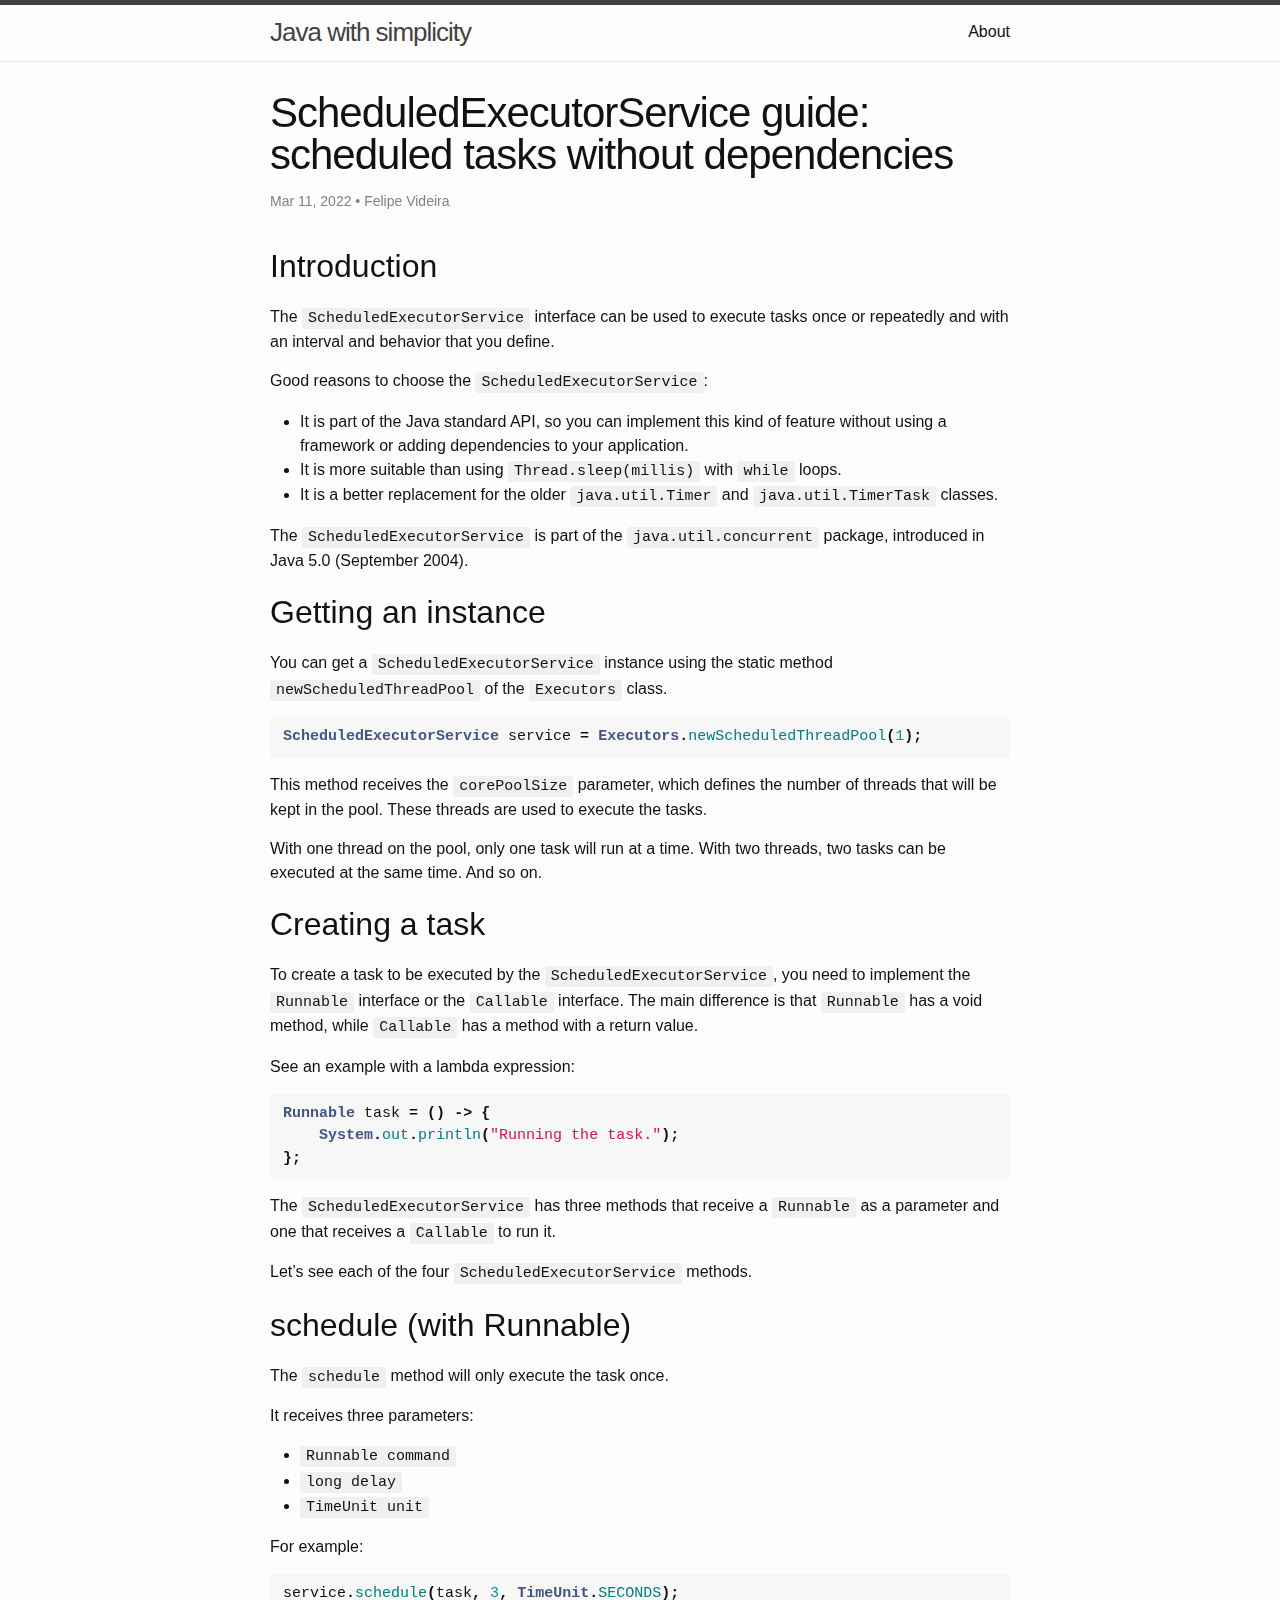
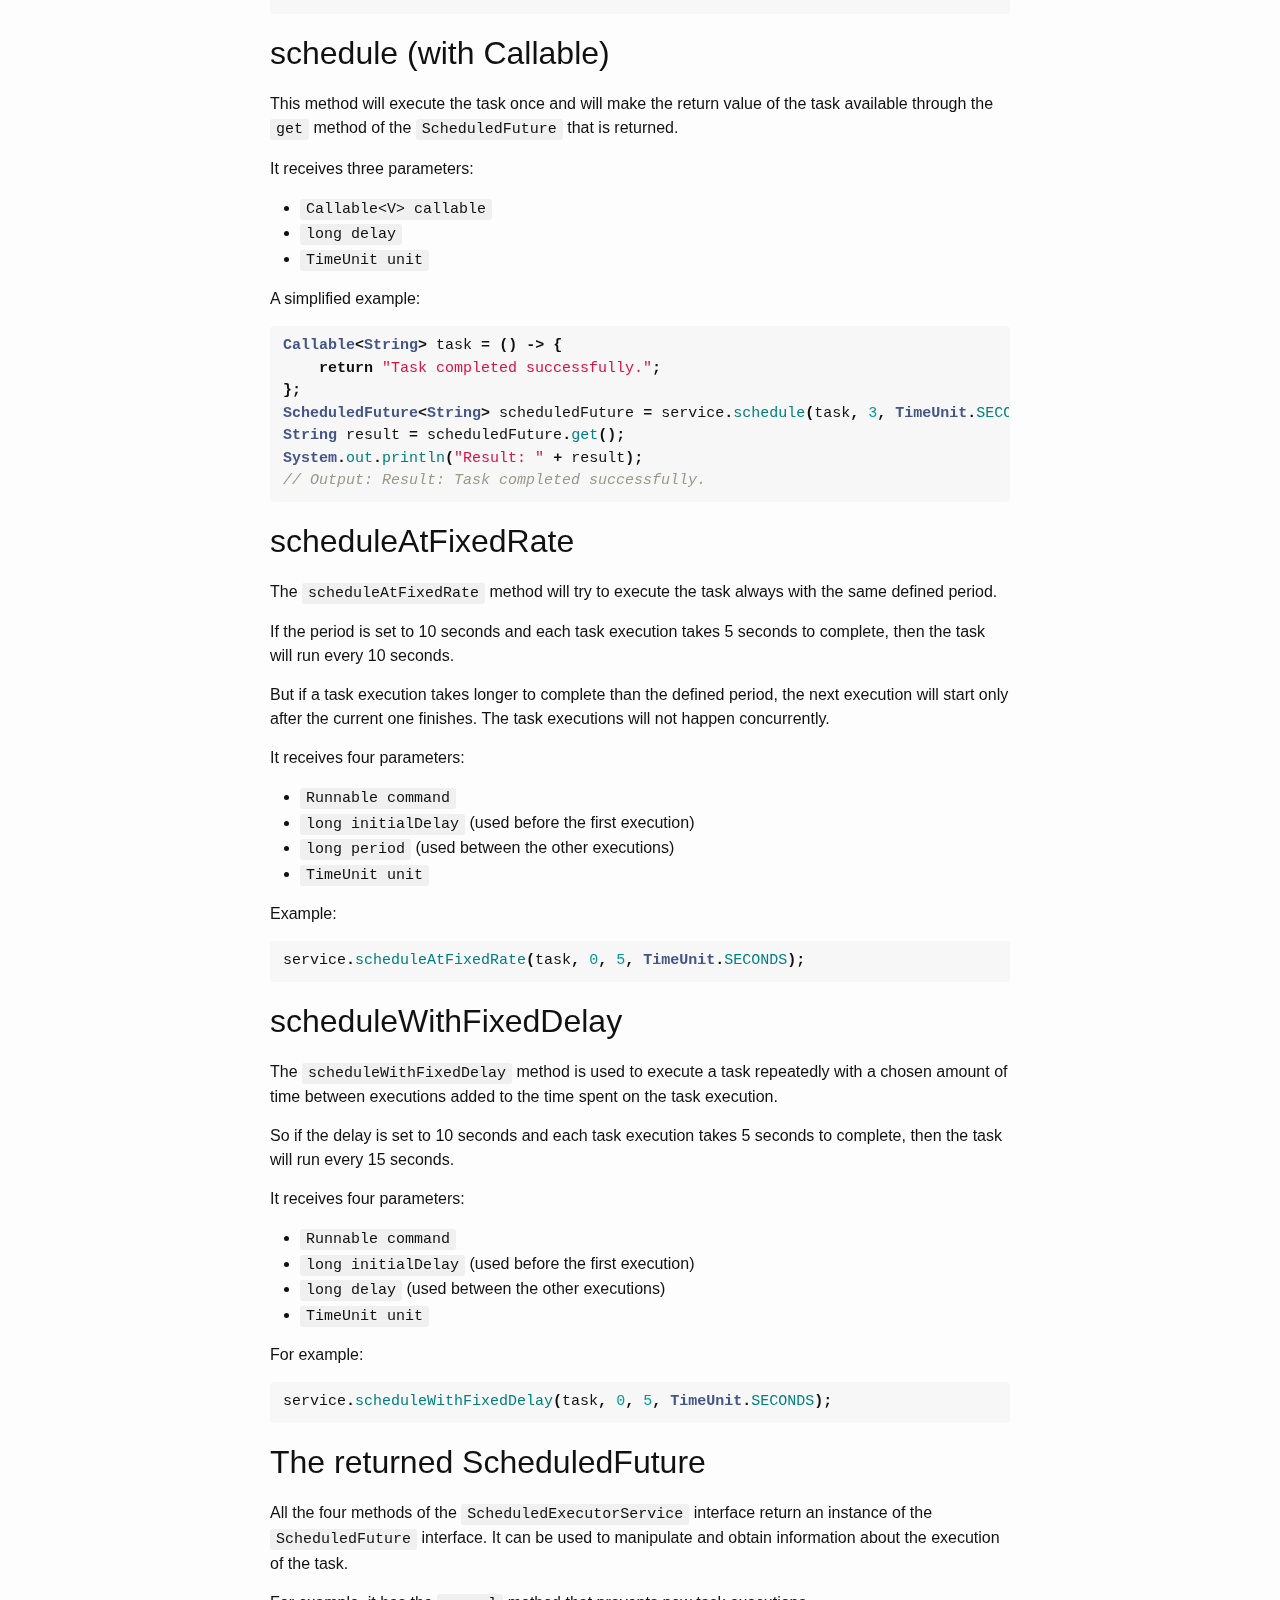
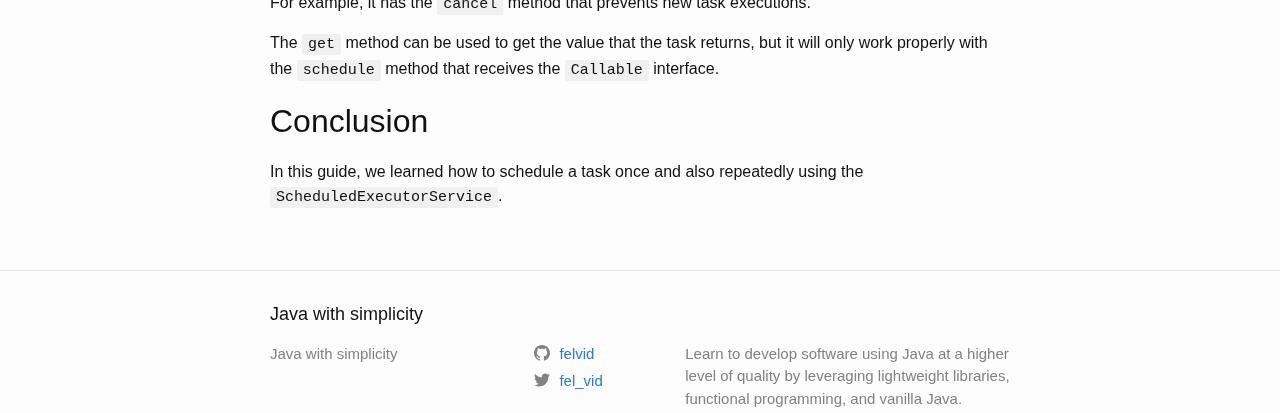
<file: scheduledexecutorservice-guide.html>
<!DOCTYPE html>
<html lang="en"><head>
  <meta charset="utf-8">
  <meta http-equiv="X-UA-Compatible" content="IE=edge">
  <meta name="viewport" content="width=device-width, initial-scale=1"><!-- Begin Jekyll SEO tag v2.8.0 -->
<title>ScheduledExecutorService guide: scheduled tasks without dependencies | Java with simplicity</title>
<meta name="generator" content="Jekyll v4.2.1" />
<meta property="og:title" content="ScheduledExecutorService guide: scheduled tasks without dependencies" />
<meta name="author" content="Felipe Videira" />
<meta property="og:locale" content="en_US" />
<meta name="description" content="Learn to create scheduled tasks using the standard API." />
<meta property="og:description" content="Learn to create scheduled tasks using the standard API." />
<link rel="canonical" href="https://javawithsimplicity.github.io/scheduledexecutorservice-guide" />
<meta property="og:url" content="https://javawithsimplicity.github.io/scheduledexecutorservice-guide" />
<meta property="og:site_name" content="Java with simplicity" />
<meta property="og:type" content="article" />
<meta property="article:published_time" content="2022-03-11T09:00:00-03:00" />
<meta name="twitter:card" content="summary" />
<meta property="twitter:title" content="ScheduledExecutorService guide: scheduled tasks without dependencies" />
<script type="application/ld+json">
{"@context":"https://schema.org","@type":"BlogPosting","author":{"@type":"Person","name":"Felipe Videira"},"dateModified":"2022-03-11T09:00:00-03:00","datePublished":"2022-03-11T09:00:00-03:00","description":"Learn to create scheduled tasks using the standard API.","headline":"ScheduledExecutorService guide: scheduled tasks without dependencies","mainEntityOfPage":{"@type":"WebPage","@id":"https://javawithsimplicity.github.io/scheduledexecutorservice-guide"},"url":"https://javawithsimplicity.github.io/scheduledexecutorservice-guide"}</script>
<!-- End Jekyll SEO tag -->
<link rel="stylesheet" href="/assets/main.css"><link type="application/atom+xml" rel="alternate" href="https://javawithsimplicity.github.io/feed.xml" title="Java with simplicity" /></head>
<body><header class="site-header" role="banner">

  <div class="wrapper"><a class="site-title" rel="author" href="/">Java with simplicity</a><nav class="site-nav">
        <input type="checkbox" id="nav-trigger" class="nav-trigger" />
        <label for="nav-trigger">
          <span class="menu-icon">
            <svg viewBox="0 0 18 15" width="18px" height="15px">
              <path d="M18,1.484c0,0.82-0.665,1.484-1.484,1.484H1.484C0.665,2.969,0,2.304,0,1.484l0,0C0,0.665,0.665,0,1.484,0 h15.032C17.335,0,18,0.665,18,1.484L18,1.484z M18,7.516C18,8.335,17.335,9,16.516,9H1.484C0.665,9,0,8.335,0,7.516l0,0 c0-0.82,0.665-1.484,1.484-1.484h15.032C17.335,6.031,18,6.696,18,7.516L18,7.516z M18,13.516C18,14.335,17.335,15,16.516,15H1.484 C0.665,15,0,14.335,0,13.516l0,0c0-0.82,0.665-1.483,1.484-1.483h15.032C17.335,12.031,18,12.695,18,13.516L18,13.516z"/>
            </svg>
          </span>
        </label>

        <div class="trigger"><a class="page-link" href="/about/">About</a></div>
      </nav></div>
</header>
<main class="page-content" aria-label="Content">
      <div class="wrapper">
        <article class="post h-entry" itemscope itemtype="http://schema.org/BlogPosting">

  <header class="post-header">
    <h1 class="post-title p-name" itemprop="name headline">ScheduledExecutorService guide: scheduled tasks without dependencies</h1>
    <p class="post-meta">
      <time class="dt-published" datetime="2022-03-11T09:00:00-03:00" itemprop="datePublished">Mar 11, 2022
      </time>• <span itemprop="author" itemscope itemtype="http://schema.org/Person"><span class="p-author h-card" itemprop="name">Felipe Videira</span></span></p>
  </header>

  <div class="post-content e-content" itemprop="articleBody">
    <h2 id="introduction">Introduction</h2>

<p>The <code class="language-plaintext highlighter-rouge">ScheduledExecutorService</code> interface can be used to execute tasks once or repeatedly and with an interval and behavior that you define.</p>

<p>Good reasons to choose the <code class="language-plaintext highlighter-rouge">ScheduledExecutorService</code>:</p>

<ul>
  <li>It is part of the Java standard API, so you can implement this kind of feature without using a framework or adding dependencies to your application.</li>
  <li>It is more suitable than using <code class="language-plaintext highlighter-rouge">Thread.sleep(millis)</code> with <code class="language-plaintext highlighter-rouge">while</code> loops.</li>
  <li>It is a better replacement for the older <code class="language-plaintext highlighter-rouge">java.util.Timer</code> and <code class="language-plaintext highlighter-rouge">java.util.TimerTask</code> classes.</li>
</ul>

<p>The <code class="language-plaintext highlighter-rouge">ScheduledExecutorService</code> is part of the <code class="language-plaintext highlighter-rouge">java.util.concurrent</code> package, introduced in Java 5.0 (September 2004).</p>

<h2 id="getting-an-instance">Getting an instance</h2>

<p>You can get a <code class="language-plaintext highlighter-rouge">ScheduledExecutorService</code> instance using the static method <code class="language-plaintext highlighter-rouge">newScheduledThreadPool</code> of the <code class="language-plaintext highlighter-rouge">Executors</code> class.</p>

<figure class="highlight"><pre><code class="language-java" data-lang="java"><span class="nc">ScheduledExecutorService</span> <span class="n">service</span> <span class="o">=</span> <span class="nc">Executors</span><span class="o">.</span><span class="na">newScheduledThreadPool</span><span class="o">(</span><span class="mi">1</span><span class="o">);</span></code></pre></figure>

<p>This method receives the <code class="language-plaintext highlighter-rouge">corePoolSize</code> parameter, which defines the number of threads that will be kept in the pool. These threads are used to execute the tasks.</p>

<p>With one thread on the pool, only one task will run at a time. With two threads, two tasks can be executed at the same time. And so on.</p>

<h2 id="creating-a-task">Creating a task</h2>

<p>To create a task to be executed by the <code class="language-plaintext highlighter-rouge">ScheduledExecutorService</code>, you need to implement the <code class="language-plaintext highlighter-rouge">Runnable</code> interface or the <code class="language-plaintext highlighter-rouge">Callable</code> interface. The main difference is that <code class="language-plaintext highlighter-rouge">Runnable</code> has a void method, while <code class="language-plaintext highlighter-rouge">Callable</code> has a method with a return value.</p>

<p>See an example with a lambda expression:</p>

<figure class="highlight"><pre><code class="language-java" data-lang="java"><span class="nc">Runnable</span> <span class="n">task</span> <span class="o">=</span> <span class="o">()</span> <span class="o">-&gt;</span> <span class="o">{</span>
    <span class="nc">System</span><span class="o">.</span><span class="na">out</span><span class="o">.</span><span class="na">println</span><span class="o">(</span><span class="s">"Running the task."</span><span class="o">);</span>
<span class="o">};</span></code></pre></figure>

<p>The <code class="language-plaintext highlighter-rouge">ScheduledExecutorService</code> has three methods that receive a <code class="language-plaintext highlighter-rouge">Runnable</code> as a parameter and one that receives a <code class="language-plaintext highlighter-rouge">Callable</code> to run it.</p>

<p>Let’s see each of the four <code class="language-plaintext highlighter-rouge">ScheduledExecutorService</code> methods.</p>

<h2 id="schedule-with-runnable">schedule (with Runnable)</h2>

<p>The <code class="language-plaintext highlighter-rouge">schedule</code> method will only execute the task once.</p>

<p>It receives three parameters:</p>

<ul>
  <li><code class="language-plaintext highlighter-rouge">Runnable command</code></li>
  <li><code class="language-plaintext highlighter-rouge">long delay</code></li>
  <li><code class="language-plaintext highlighter-rouge">TimeUnit unit</code></li>
</ul>

<p>For example:</p>

<figure class="highlight"><pre><code class="language-java" data-lang="java"><span class="n">service</span><span class="o">.</span><span class="na">schedule</span><span class="o">(</span><span class="n">task</span><span class="o">,</span> <span class="mi">3</span><span class="o">,</span> <span class="nc">TimeUnit</span><span class="o">.</span><span class="na">SECONDS</span><span class="o">);</span></code></pre></figure>

<h2 id="schedule-with-callable">schedule (with Callable)</h2>

<p>This method will execute the task once and will make the return value of the task available through the <code class="language-plaintext highlighter-rouge">get</code> method of the <code class="language-plaintext highlighter-rouge">ScheduledFuture</code> that is returned.</p>

<p>It receives three parameters:</p>

<ul>
  <li><code class="language-plaintext highlighter-rouge">Callable&lt;V&gt; callable</code></li>
  <li><code class="language-plaintext highlighter-rouge">long delay</code></li>
  <li><code class="language-plaintext highlighter-rouge">TimeUnit unit</code></li>
</ul>

<p>A simplified example:</p>

<figure class="highlight"><pre><code class="language-java" data-lang="java"><span class="nc">Callable</span><span class="o">&lt;</span><span class="nc">String</span><span class="o">&gt;</span> <span class="n">task</span> <span class="o">=</span> <span class="o">()</span> <span class="o">-&gt;</span> <span class="o">{</span>
    <span class="k">return</span> <span class="s">"Task completed successfully."</span><span class="o">;</span>
<span class="o">};</span>
<span class="nc">ScheduledFuture</span><span class="o">&lt;</span><span class="nc">String</span><span class="o">&gt;</span> <span class="n">scheduledFuture</span> <span class="o">=</span> <span class="n">service</span><span class="o">.</span><span class="na">schedule</span><span class="o">(</span><span class="n">task</span><span class="o">,</span> <span class="mi">3</span><span class="o">,</span> <span class="nc">TimeUnit</span><span class="o">.</span><span class="na">SECONDS</span><span class="o">);</span>
<span class="nc">String</span> <span class="n">result</span> <span class="o">=</span> <span class="n">scheduledFuture</span><span class="o">.</span><span class="na">get</span><span class="o">();</span>
<span class="nc">System</span><span class="o">.</span><span class="na">out</span><span class="o">.</span><span class="na">println</span><span class="o">(</span><span class="s">"Result: "</span> <span class="o">+</span> <span class="n">result</span><span class="o">);</span>
<span class="c1">// Output: Result: Task completed successfully.</span></code></pre></figure>

<h2 id="scheduleatfixedrate">scheduleAtFixedRate</h2>

<p>The <code class="language-plaintext highlighter-rouge">scheduleAtFixedRate</code> method will try to execute the task always with the same defined period.</p>

<p>If the period is set to 10 seconds and each task execution takes 5 seconds to complete, then the task will run every 10 seconds.</p>

<p>But if a task execution takes longer to complete than the defined period, the next execution will start only after the current one finishes. The task executions will not happen concurrently.</p>

<p>It receives four parameters:</p>

<ul>
  <li><code class="language-plaintext highlighter-rouge">Runnable command</code></li>
  <li><code class="language-plaintext highlighter-rouge">long initialDelay</code> (used before the first execution)</li>
  <li><code class="language-plaintext highlighter-rouge">long period</code> (used between the other executions)</li>
  <li><code class="language-plaintext highlighter-rouge">TimeUnit unit</code></li>
</ul>

<p>Example:</p>

<figure class="highlight"><pre><code class="language-java" data-lang="java"><span class="n">service</span><span class="o">.</span><span class="na">scheduleAtFixedRate</span><span class="o">(</span><span class="n">task</span><span class="o">,</span> <span class="mi">0</span><span class="o">,</span> <span class="mi">5</span><span class="o">,</span> <span class="nc">TimeUnit</span><span class="o">.</span><span class="na">SECONDS</span><span class="o">);</span></code></pre></figure>

<h2 id="schedulewithfixeddelay">scheduleWithFixedDelay</h2>

<p>The <code class="language-plaintext highlighter-rouge">scheduleWithFixedDelay</code> method is used to execute a task repeatedly with a chosen amount of time between executions added to the time spent on the task execution.</p>

<p>So if the delay is set to 10 seconds and each task execution takes 5 seconds to complete, then the task will run every 15 seconds.</p>

<p>It receives four parameters:</p>

<ul>
  <li><code class="language-plaintext highlighter-rouge">Runnable command</code></li>
  <li><code class="language-plaintext highlighter-rouge">long initialDelay</code> (used before the first execution)</li>
  <li><code class="language-plaintext highlighter-rouge">long delay</code> (used between the other executions)</li>
  <li><code class="language-plaintext highlighter-rouge">TimeUnit unit</code></li>
</ul>

<p>For example:</p>

<figure class="highlight"><pre><code class="language-java" data-lang="java"><span class="n">service</span><span class="o">.</span><span class="na">scheduleWithFixedDelay</span><span class="o">(</span><span class="n">task</span><span class="o">,</span> <span class="mi">0</span><span class="o">,</span> <span class="mi">5</span><span class="o">,</span> <span class="nc">TimeUnit</span><span class="o">.</span><span class="na">SECONDS</span><span class="o">);</span></code></pre></figure>

<h2 id="the-returned-scheduledfuture">The returned ScheduledFuture</h2>

<p>All the four methods of the <code class="language-plaintext highlighter-rouge">ScheduledExecutorService</code> interface return an instance of the <code class="language-plaintext highlighter-rouge">ScheduledFuture</code> interface. It can be used to manipulate and obtain information about the execution of the task.</p>

<p>For example, it has the <code class="language-plaintext highlighter-rouge">cancel</code> method that prevents new task executions.</p>

<p>The <code class="language-plaintext highlighter-rouge">get</code> method can be used to get the value that the task returns, but it will only work properly with the <code class="language-plaintext highlighter-rouge">schedule</code> method that receives the <code class="language-plaintext highlighter-rouge">Callable</code> interface.</p>

<h2 id="conclusion">Conclusion</h2>

<p>In this guide, we learned how to schedule a task once and also repeatedly using the <code class="language-plaintext highlighter-rouge">ScheduledExecutorService</code>.</p>

  </div><a class="u-url" href="/scheduledexecutorservice-guide" hidden></a>
</article>

      </div>
    </main><footer class="site-footer h-card">
  <data class="u-url" href="/"></data>

  <div class="wrapper">

    <h2 class="footer-heading">Java with simplicity</h2>

    <div class="footer-col-wrapper">
      <div class="footer-col footer-col-1">
        <ul class="contact-list">
          <li class="p-name">Java with simplicity</li></ul>
      </div>

      <div class="footer-col footer-col-2"><ul class="social-media-list"><li><a href="https://github.com/felvid"><svg class="svg-icon"><use xlink:href="/assets/minima-social-icons.svg#github"></use></svg> <span class="username">felvid</span></a></li><li><a href="https://www.twitter.com/fel_vid"><svg class="svg-icon"><use xlink:href="/assets/minima-social-icons.svg#twitter"></use></svg> <span class="username">fel_vid</span></a></li></ul>
</div>

      <div class="footer-col footer-col-3">
        <p>Learn to develop software using Java at a higher level of quality by leveraging lightweight libraries, functional programming, and vanilla Java.</p>
      </div>
    </div>

  </div>

</footer>
</body>

</html>
</file>
<file: assets/main.css>
/** Reset some basic elements */
body, h1, h2, h3, h4, h5, h6, p, blockquote, pre, hr, dl, dd, ol, ul, figure { margin: 0; padding: 0; }

/** Basic styling */
body { font: 400 16px/1.5 -apple-system, BlinkMacSystemFont, "Segoe UI", Roboto, Helvetica, Arial, sans-serif, "Apple Color Emoji", "Segoe UI Emoji", "Segoe UI Symbol"; color: #111; background-color: #fdfdfd; -webkit-text-size-adjust: 100%; -webkit-font-feature-settings: "kern" 1; -moz-font-feature-settings: "kern" 1; -o-font-feature-settings: "kern" 1; font-feature-settings: "kern" 1; font-kerning: normal; display: flex; min-height: 100vh; flex-direction: column; }

/** Set `margin-bottom` to maintain vertical rhythm */
h1, h2, h3, h4, h5, h6, p, blockquote, pre, ul, ol, dl, figure, .highlight { margin-bottom: 15px; }

/** `main` element */
main { display: block; /* Default value of `display` of `main` element is 'inline' in IE 11. */ }

/** Images */
img { max-width: 100%; vertical-align: middle; }

/** Figures */
figure > img { display: block; }

figcaption { font-size: 14px; }

/** Lists */
ul, ol { margin-left: 30px; }

li > ul, li > ol { margin-bottom: 0; }

/** Headings */
h1, h2, h3, h4, h5, h6 { font-weight: 400; }

/** Links */
a { color: #2a7ae2; text-decoration: none; }

a:visited { color: #1756a9; }

a:hover { color: #111; text-decoration: underline; }

.social-media-list a:hover { text-decoration: none; }

.social-media-list a:hover .username { text-decoration: underline; }

/** Blockquotes */
blockquote { color: #828282; border-left: 4px solid #e8e8e8; padding-left: 15px; font-size: 18px; letter-spacing: -1px; font-style: italic; }

blockquote > :last-child { margin-bottom: 0; }

/** Code formatting */
pre, code { font-size: 15px; border: 1px solid #e8e8e8; border-radius: 3px; background-color: #eef; }

code { padding: 1px 5px; }

pre { padding: 8px 12px; overflow-x: auto; }

pre > code { border: 0; padding-right: 0; padding-left: 0; }

/** Wrapper */
.wrapper { max-width: -webkit-calc(800px - (30px * 2)); max-width: calc(800px - (30px * 2)); margin-right: auto; margin-left: auto; padding-right: 30px; padding-left: 30px; }

@media screen and (max-width: 800px) { .wrapper { max-width: -webkit-calc(800px - (30px)); max-width: calc(800px - (30px)); padding-right: 15px; padding-left: 15px; } }

/** Clearfix */
.footer-col-wrapper:after, .wrapper:after { content: ""; display: table; clear: both; }

/** Icons */
.svg-icon { width: 16px; height: 16px; display: inline-block; fill: #828282; padding-right: 5px; vertical-align: text-top; }

.social-media-list li + li { padding-top: 5px; }

/** Tables */
table { margin-bottom: 30px; width: 100%; text-align: left; color: #3f3f3f; border-collapse: collapse; border: 1px solid #e8e8e8; }

table tr:nth-child(even) { background-color: #f7f7f7; }

table th, table td { padding: 10px 15px; }

table th { background-color: #f0f0f0; border: 1px solid #dedede; border-bottom-color: #c9c9c9; }

table td { border: 1px solid #e8e8e8; }

/** Site header */
.site-header { border-top: 5px solid #424242; border-bottom: 1px solid #e8e8e8; min-height: 55.95px; position: relative; }

.site-title { font-size: 26px; font-weight: 300; line-height: 54px; letter-spacing: -1px; margin-bottom: 0; float: left; }

.site-title, .site-title:visited { color: #424242; }

.site-nav { float: right; line-height: 54px; }

.site-nav .nav-trigger { display: none; }

.site-nav .menu-icon { display: none; }

.site-nav .page-link { color: #111; line-height: 1.5; }

.site-nav .page-link:not(:last-child) { margin-right: 20px; }

@media screen and (max-width: 600px) { .site-nav { position: absolute; top: 9px; right: 15px; background-color: #fdfdfd; border: 1px solid #e8e8e8; border-radius: 5px; text-align: right; } .site-nav label[for="nav-trigger"] { display: block; float: right; width: 36px; height: 36px; z-index: 2; cursor: pointer; } .site-nav .menu-icon { display: block; float: right; width: 36px; height: 26px; line-height: 0; padding-top: 10px; text-align: center; } .site-nav .menu-icon > svg { fill: #424242; } .site-nav input ~ .trigger { clear: both; display: none; } .site-nav input:checked ~ .trigger { display: block; padding-bottom: 5px; } .site-nav .page-link { display: block; padding: 5px 10px; margin-left: 20px; } .site-nav .page-link:not(:last-child) { margin-right: 0; } }

/** Site footer */
.site-footer { border-top: 1px solid #e8e8e8; padding: 30px 0; }

.footer-heading { font-size: 18px; margin-bottom: 15px; }

.contact-list, .social-media-list { list-style: none; margin-left: 0; }

.footer-col-wrapper { font-size: 15px; color: #828282; margin-left: -15px; }

.footer-col { float: left; margin-bottom: 15px; padding-left: 15px; }

.footer-col-1 { width: -webkit-calc(35% - (30px / 2)); width: calc(35% - (30px / 2)); }

.footer-col-2 { width: -webkit-calc(20% - (30px / 2)); width: calc(20% - (30px / 2)); }

.footer-col-3 { width: -webkit-calc(45% - (30px / 2)); width: calc(45% - (30px / 2)); }

@media screen and (max-width: 800px) { .footer-col-1, .footer-col-2 { width: -webkit-calc(50% - (30px / 2)); width: calc(50% - (30px / 2)); } .footer-col-3 { width: -webkit-calc(100% - (30px / 2)); width: calc(100% - (30px / 2)); } }

@media screen and (max-width: 600px) { .footer-col { float: none; width: -webkit-calc(100% - (30px / 2)); width: calc(100% - (30px / 2)); } }

/** Page content */
.page-content { padding: 30px 0; flex: 1; }

.page-heading { font-size: 32px; }

.post-list-heading { font-size: 28px; }

.post-list { margin-left: 0; list-style: none; }

.post-list > li { margin-bottom: 30px; }

.post-meta { font-size: 14px; color: #828282; }

.post-link { display: block; font-size: 24px; }

/** Posts */
.post-header { margin-bottom: 30px; }

.post-title { font-size: 42px; letter-spacing: -1px; line-height: 1; }

@media screen and (max-width: 800px) { .post-title { font-size: 36px; } }

.post-content { margin-bottom: 30px; }

.post-content h2 { font-size: 32px; }

@media screen and (max-width: 800px) { .post-content h2 { font-size: 28px; } }

.post-content h3 { font-size: 26px; }

@media screen and (max-width: 800px) { .post-content h3 { font-size: 22px; } }

.post-content h4 { font-size: 20px; }

@media screen and (max-width: 800px) { .post-content h4 { font-size: 18px; } }

/** Syntax highlighting styles */
.highlight { background: #fff; }

.highlighter-rouge .highlight { background: #eef; }

.highlight .c { color: #998; font-style: italic; }

.highlight .err { color: #a61717; background-color: #e3d2d2; }

.highlight .k { font-weight: bold; }

.highlight .o { font-weight: bold; }

.highlight .cm { color: #998; font-style: italic; }

.highlight .cp { color: #999; font-weight: bold; }

.highlight .c1 { color: #998; font-style: italic; }

.highlight .cs { color: #999; font-weight: bold; font-style: italic; }

.highlight .gd { color: #000; background-color: #fdd; }

.highlight .gd .x { color: #000; background-color: #faa; }

.highlight .ge { font-style: italic; }

.highlight .gr { color: #a00; }

.highlight .gh { color: #999; }

.highlight .gi { color: #000; background-color: #dfd; }

.highlight .gi .x { color: #000; background-color: #afa; }

.highlight .go { color: #888; }

.highlight .gp { color: #555; }

.highlight .gs { font-weight: bold; }

.highlight .gu { color: #aaa; }

.highlight .gt { color: #a00; }

.highlight .kc { font-weight: bold; }

.highlight .kd { font-weight: bold; }

.highlight .kp { font-weight: bold; }

.highlight .kr { font-weight: bold; }

.highlight .kt { color: #458; font-weight: bold; }

.highlight .m { color: #099; }

.highlight .s { color: #d14; }

.highlight .na { color: #008080; }

.highlight .nb { color: #0086B3; }

.highlight .nc { color: #458; font-weight: bold; }

.highlight .no { color: #008080; }

.highlight .ni { color: #800080; }

.highlight .ne { color: #900; font-weight: bold; }

.highlight .nf { color: #900; font-weight: bold; }

.highlight .nn { color: #555; }

.highlight .nt { color: #000080; }

.highlight .nv { color: #008080; }

.highlight .ow { font-weight: bold; }

.highlight .w { color: #bbb; }

.highlight .mf { color: #099; }

.highlight .mh { color: #099; }

.highlight .mi { color: #099; }

.highlight .mo { color: #099; }

.highlight .sb { color: #d14; }

.highlight .sc { color: #d14; }

.highlight .sd { color: #d14; }

.highlight .s2 { color: #d14; }

.highlight .se { color: #d14; }

.highlight .sh { color: #d14; }

.highlight .si { color: #d14; }

.highlight .sx { color: #d14; }

.highlight .sr { color: #009926; }

.highlight .s1 { color: #d14; }

.highlight .ss { color: #990073; }

.highlight .bp { color: #999; }

.highlight .vc { color: #008080; }

.highlight .vg { color: #008080; }

.highlight .vi { color: #008080; }

.highlight .il { color: #099; }

/** Code formatting */
.highlight pre, .highlight code { border-color: #f7f7f7; background-color: #f7f7f7; }

p code, ul code { border-color: #f0f0f0; background-color: #f0f0f0; }

/*# sourceMappingURL=main.css.map */
</file>
